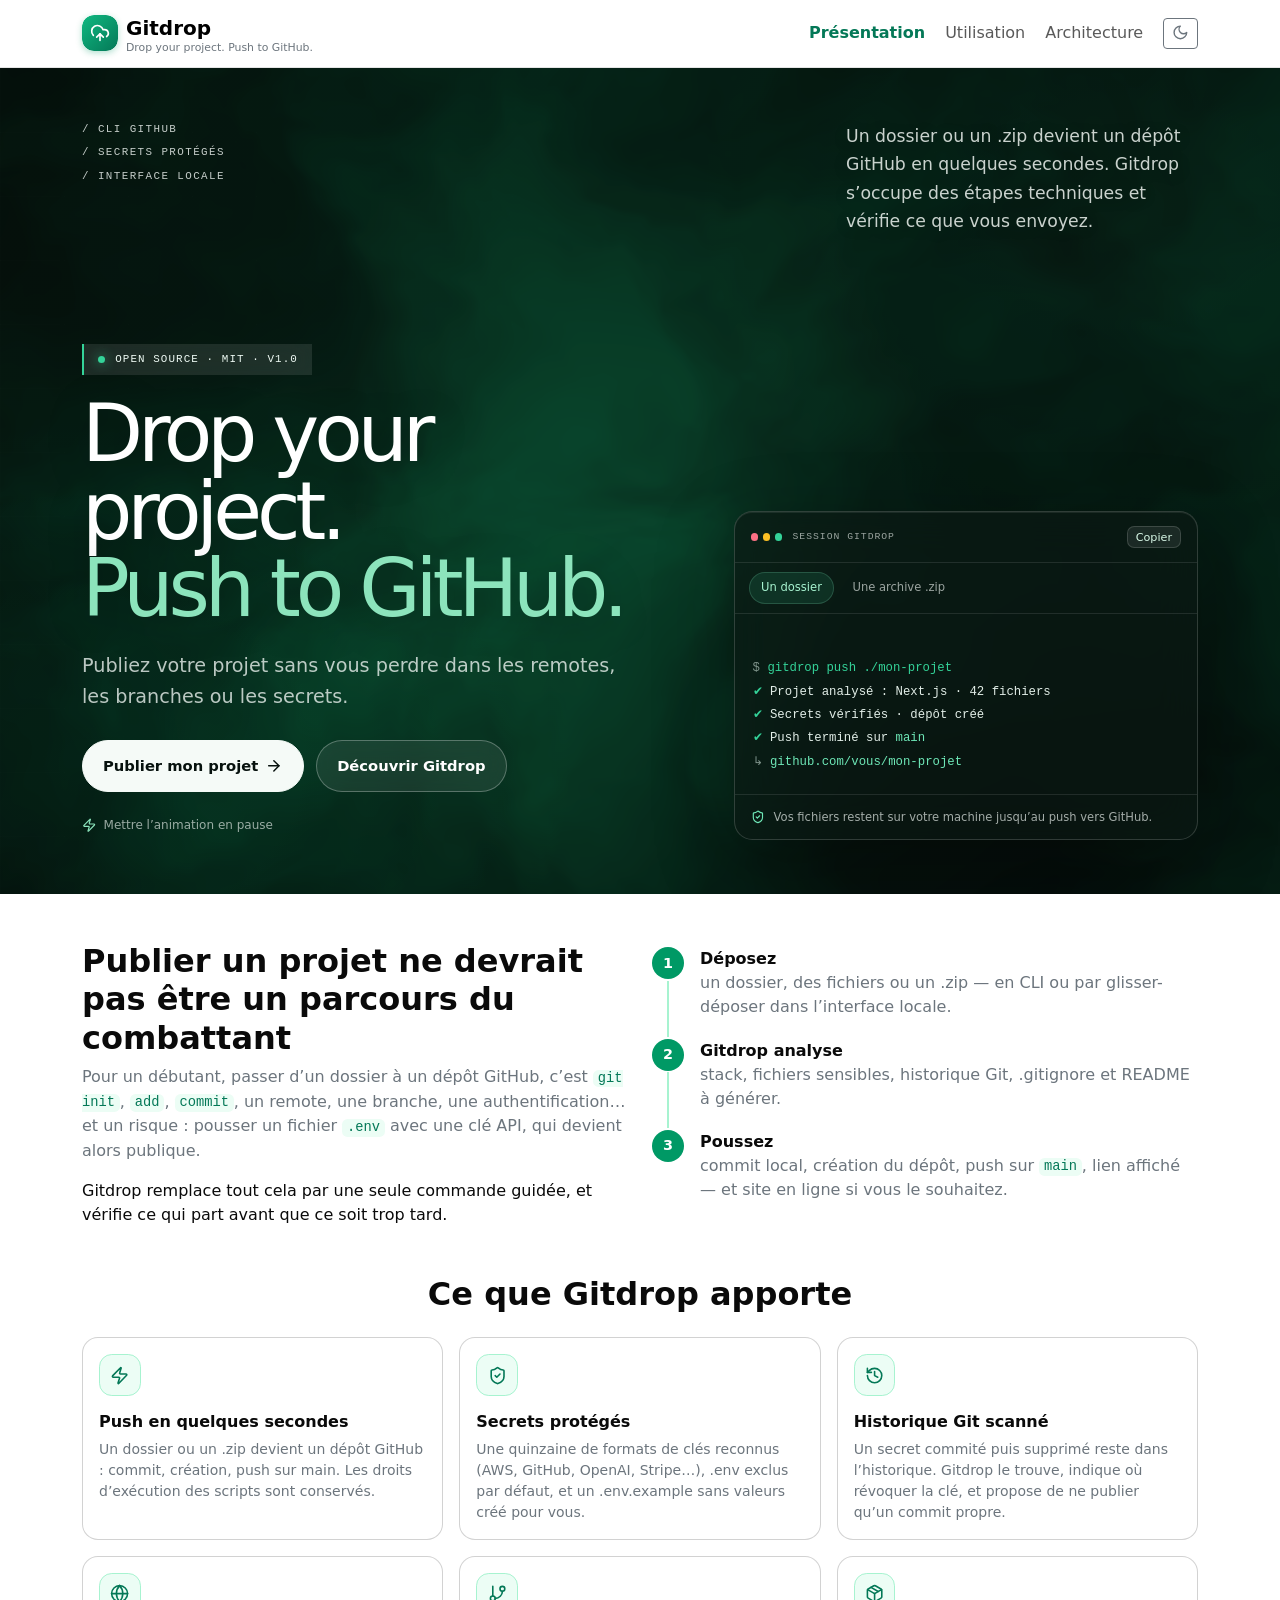
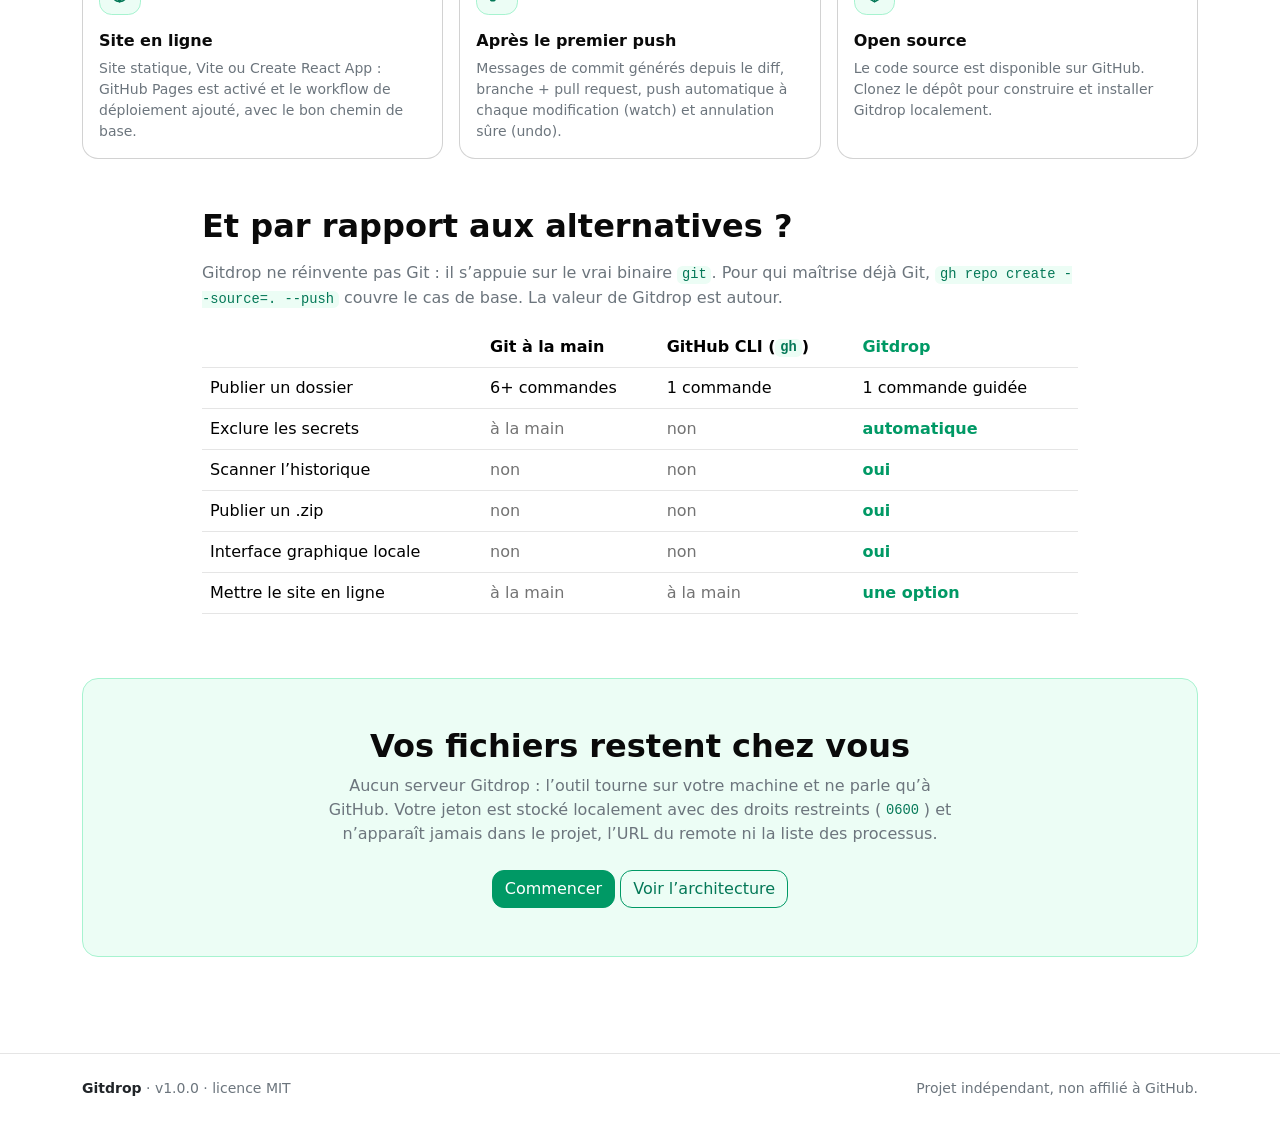
<file: index.html>
<!doctype html>
<html lang="fr">
<head><meta charset="utf-8"><meta name="viewport" content="width=device-width,initial-scale=1,viewport-fit=cover">
<title>Présentation — Gitdrop</title><meta name="description" content="Gitdrop : poussez un dossier ou un .zip sur GitHub en quelques secondes, sans pousser vos secrets.">
<link rel="icon" type="image/svg+xml" href="assets/logo.svg">
<script>try{var t=localStorage.getItem('gd-theme')}catch(e){}document.documentElement.dataset.bsTheme=t||(matchMedia('(prefers-color-scheme: dark)').matches?'dark':'light')</script>
<link rel="stylesheet" href="assets/vendor/bootstrap.min.css"><link rel="stylesheet" href="assets/css/gitdrop-docs.css"></head>

<body data-current="presentation">
<svg xmlns="http://www.w3.org/2000/svg" style="display:none" aria-hidden="true"><symbol id="i-cloud-upload" viewBox="0 0 24 24" fill="none" stroke="currentColor" stroke-width="2" stroke-linecap="round" stroke-linejoin="round"><path d="M12 13v8"/><path d="M4 14.899A7 7 0 1 1 15.71 8h1.79a4.5 4.5 0 0 1 2.5 8.242"/><path d="m8 17 4-4 4 4"/></symbol><symbol id="i-terminal" viewBox="0 0 24 24" fill="none" stroke="currentColor" stroke-width="2" stroke-linecap="round" stroke-linejoin="round"><path d="M12 19h8"/><path d="m4 17 6-6-6-6"/></symbol><symbol id="i-shield-check" viewBox="0 0 24 24" fill="none" stroke="currentColor" stroke-width="2" stroke-linecap="round" stroke-linejoin="round"><path d="M20 13c0 5-3.5 7.5-7.66 8.95a1 1 0 0 1-.67-.01C7.5 20.5 4 18 4 13V6a1 1 0 0 1 1-1c2 0 4.5-1.2 6.24-2.72a1.17 1.17 0 0 1 1.52 0C14.51 3.81 17 5 19 5a1 1 0 0 1 1 1z"/><path d="m9 12 2 2 4-4"/></symbol><symbol id="i-globe" viewBox="0 0 24 24" fill="none" stroke="currentColor" stroke-width="2" stroke-linecap="round" stroke-linejoin="round"><circle cx="12" cy="12" r="10"/><path d="M12 2a14.5 14.5 0 0 0 0 20 14.5 14.5 0 0 0 0-20"/><path d="M2 12h20"/></symbol><symbol id="i-git-branch" viewBox="0 0 24 24" fill="none" stroke="currentColor" stroke-width="2" stroke-linecap="round" stroke-linejoin="round"><line x1="6" x2="6" y1="3" y2="15"/><circle cx="18" cy="6" r="3"/><circle cx="6" cy="18" r="3"/><path d="M18 9a9 9 0 0 1-9 9"/></symbol><symbol id="i-history" viewBox="0 0 24 24" fill="none" stroke="currentColor" stroke-width="2" stroke-linecap="round" stroke-linejoin="round"><path d="M3 12a9 9 0 1 0 9-9 9.75 9.75 0 0 0-6.74 2.74L3 8"/><path d="M3 3v5h5"/><path d="M12 7v5l4 2"/></symbol><symbol id="i-package" viewBox="0 0 24 24" fill="none" stroke="currentColor" stroke-width="2" stroke-linecap="round" stroke-linejoin="round"><path d="M11 21.73a2 2 0 0 0 2 0l7-4A2 2 0 0 0 21 16V8a2 2 0 0 0-1-1.73l-7-4a2 2 0 0 0-2 0l-7 4A2 2 0 0 0 3 8v8a2 2 0 0 0 1 1.73z"/><path d="M12 22V12"/><polyline points="3.29 7 12 12 20.71 7"/><path d="m7.5 4.27 9 5.15"/></symbol><symbol id="i-cpu" viewBox="0 0 24 24" fill="none" stroke="currentColor" stroke-width="2" stroke-linecap="round" stroke-linejoin="round"><path d="M12 20v2"/><path d="M12 2v2"/><path d="M17 20v2"/><path d="M17 2v2"/><path d="M2 12h2"/><path d="M2 17h2"/><path d="M2 7h2"/><path d="M20 12h2"/><path d="M20 17h2"/><path d="M20 7h2"/><path d="M7 20v2"/><path d="M7 2v2"/><rect x="4" y="4" width="16" height="16" rx="2"/><rect x="8" y="8" width="8" height="8" rx="1"/></symbol><symbol id="i-lock" viewBox="0 0 24 24" fill="none" stroke="currentColor" stroke-width="2" stroke-linecap="round" stroke-linejoin="round"><rect width="18" height="11" x="3" y="11" rx="2" ry="2"/><path d="M7 11V7a5 5 0 0 1 10 0v4"/></symbol><symbol id="i-check" viewBox="0 0 24 24" fill="none" stroke="currentColor" stroke-width="2" stroke-linecap="round" stroke-linejoin="round"><path d="M20 6 9 17l-5-5"/></symbol><symbol id="i-x" viewBox="0 0 24 24" fill="none" stroke="currentColor" stroke-width="2" stroke-linecap="round" stroke-linejoin="round"><path d="M18 6 6 18"/><path d="m6 6 12 12"/></symbol><symbol id="i-copy" viewBox="0 0 24 24" fill="none" stroke="currentColor" stroke-width="2" stroke-linecap="round" stroke-linejoin="round"><rect width="14" height="14" x="8" y="8" rx="2" ry="2"/><path d="M4 16c-1.1 0-2-.9-2-2V4c0-1.1.9-2 2-2h10c1.1 0 2 .9 2 2"/></symbol><symbol id="i-arrow-right" viewBox="0 0 24 24" fill="none" stroke="currentColor" stroke-width="2" stroke-linecap="round" stroke-linejoin="round"><path d="M5 12h14"/><path d="m12 5 7 7-7 7"/></symbol><symbol id="i-key-round" viewBox="0 0 24 24" fill="none" stroke="currentColor" stroke-width="2" stroke-linecap="round" stroke-linejoin="round"><path d="M2.586 17.414A2 2 0 0 0 2 18.828V21a1 1 0 0 0 1 1h3a1 1 0 0 0 1-1v-1a1 1 0 0 1 1-1h1a1 1 0 0 0 1-1v-1a1 1 0 0 1 1-1h.172a2 2 0 0 0 1.414-.586l.814-.814a6.5 6.5 0 1 0-4-4z"/><circle cx="16.5" cy="7.5" r=".5" fill="currentColor"/></symbol><symbol id="i-folder-open" viewBox="0 0 24 24" fill="none" stroke="currentColor" stroke-width="2" stroke-linecap="round" stroke-linejoin="round"><path d="m6 14 1.5-2.9A2 2 0 0 1 9.24 10H20a2 2 0 0 1 1.94 2.5l-1.54 6a2 2 0 0 1-1.95 1.5H4a2 2 0 0 1-2-2V5a2 2 0 0 1 2-2h3.9a2 2 0 0 1 1.69.9l.81 1.2a2 2 0 0 0 1.67.9H18a2 2 0 0 1 2 2v2"/></symbol><symbol id="i-layers" viewBox="0 0 24 24" fill="none" stroke="currentColor" stroke-width="2" stroke-linecap="round" stroke-linejoin="round"><path d="M12.83 2.18a2 2 0 0 0-1.66 0L2.6 6.08a1 1 0 0 0 0 1.83l8.58 3.91a2 2 0 0 0 1.66 0l8.58-3.9a1 1 0 0 0 0-1.83z"/><path d="M2 12a1 1 0 0 0 .58.91l8.6 3.91a2 2 0 0 0 1.65 0l8.58-3.9A1 1 0 0 0 22 12"/><path d="M2 17a1 1 0 0 0 .58.91l8.6 3.91a2 2 0 0 0 1.65 0l8.58-3.9A1 1 0 0 0 22 17"/></symbol><symbol id="i-server" viewBox="0 0 24 24" fill="none" stroke="currentColor" stroke-width="2" stroke-linecap="round" stroke-linejoin="round"><rect width="20" height="8" x="2" y="2" rx="2" ry="2"/><rect width="20" height="8" x="2" y="14" rx="2" ry="2"/><line x1="6" x2="6.01" y1="6" y2="6"/><line x1="6" x2="6.01" y1="18" y2="18"/></symbol><symbol id="i-rocket" viewBox="0 0 24 24" fill="none" stroke="currentColor" stroke-width="2" stroke-linecap="round" stroke-linejoin="round"><path d="M4.5 16.5c-1.5 1.26-2 5-2 5s3.74-.5 5-2c.71-.84.7-2.13-.09-2.91a2.18 2.18 0 0 0-2.91-.09z"/><path d="m12 15-3-3a22 22 0 0 1 2-3.95A12.88 12.88 0 0 1 22 2c0 2.72-.78 7.5-6 11a22.35 22.35 0 0 1-4 2z"/><path d="M9 12H4s.55-3.03 2-4c1.62-1.08 5 0 5 0"/><path d="M12 15v5s3.03-.55 4-2c1.08-1.62 0-5 0-5"/></symbol><symbol id="i-sun" viewBox="0 0 24 24" fill="none" stroke="currentColor" stroke-width="2" stroke-linecap="round" stroke-linejoin="round"><circle cx="12" cy="12" r="4"/><path d="M12 2v2"/><path d="M12 20v2"/><path d="m4.93 4.93 1.41 1.41"/><path d="m17.66 17.66 1.41 1.41"/><path d="M2 12h2"/><path d="M20 12h2"/><path d="m6.34 17.66-1.41 1.41"/><path d="m19.07 4.93-1.41 1.41"/></symbol><symbol id="i-moon" viewBox="0 0 24 24" fill="none" stroke="currentColor" stroke-width="2" stroke-linecap="round" stroke-linejoin="round"><path d="M12 3a6 6 0 0 0 9 9 9 9 0 1 1-9-9Z"/></symbol><symbol id="i-github" viewBox="0 0 24 24" fill="none" stroke="currentColor" stroke-width="2" stroke-linecap="round" stroke-linejoin="round"><path d="M15 22v-4a4.8 4.8 0 0 0-1-3.5c3 0 6-2 6-5.5.08-1.25-.27-2.48-1-3.5.28-1.15.28-2.35 0-3.5 0 0-1 0-3 1.5-2.64-.5-5.36-.5-8 0C6 2 5 2 5 2c-.3 1.15-.3 2.35 0 3.5A5.403 5.403 0 0 0 4 9c0 3.5 3 5.5 6 5.5-.39.49-.68 1.05-.85 1.65-.17.6-.22 1.23-.15 1.85v4"/><path d="M9 18c-4.51 2-5-2-7-2"/></symbol><symbol id="i-workflow" viewBox="0 0 24 24" fill="none" stroke="currentColor" stroke-width="2" stroke-linecap="round" stroke-linejoin="round"><rect width="8" height="8" x="3" y="3" rx="2"/><path d="M7 11v4a2 2 0 0 0 2 2h4"/><rect width="8" height="8" x="13" y="13" rx="2"/></symbol><symbol id="i-zap" viewBox="0 0 24 24" fill="none" stroke="currentColor" stroke-width="2" stroke-linecap="round" stroke-linejoin="round"><path d="M4 14a1 1 0 0 1-.78-1.63l9.9-10.2a.5.5 0 0 1 .86.46l-1.92 6.02A1 1 0 0 0 13 10h7a1 1 0 0 1 .78 1.63l-9.9 10.2a.5.5 0 0 1-.86-.46l1.92-6.02A1 1 0 0 0 11 14z"/></symbol><symbol id="i-monitor" viewBox="0 0 24 24" fill="none" stroke="currentColor" stroke-width="2" stroke-linecap="round" stroke-linejoin="round"><rect width="20" height="14" x="2" y="3" rx="2"/><line x1="8" x2="16" y1="21" y2="21"/><line x1="12" x2="12" y1="17" y2="21"/></symbol><symbol id="i-triangle-alert" viewBox="0 0 24 24" fill="none" stroke="currentColor" stroke-width="2" stroke-linecap="round" stroke-linejoin="round"><path d="m21.73 18-8-14a2 2 0 0 0-3.48 0l-8 14A2 2 0 0 0 4 21h16a2 2 0 0 0 1.73-3"/><path d="M12 9v4"/><path d="M12 17h.01"/></symbol><symbol id="i-file-check" viewBox="0 0 24 24" fill="none" stroke="currentColor" stroke-width="2" stroke-linecap="round" stroke-linejoin="round"><path d="M15 2H6a2 2 0 0 0-2 2v16a2 2 0 0 0 2 2h12a2 2 0 0 0 2-2V7Z"/><path d="M14 2v4a2 2 0 0 0 2 2h4"/><path d="m9 15 2 2 4-4"/></symbol></svg>
<nav class="navbar navbar-expand-md sticky-top border-bottom"><div class="container">
<a class="navbar-brand d-flex align-items-center gap-2 fw-bold" href="index.html"><img src="assets/logo.svg" class="brand-logo" alt=""><span>Gitdrop<small class="d-block fw-normal text-secondary" style="font-size:.68rem;line-height:1">Drop your project. Push to GitHub.</small></span></a>
<button class="navbar-toggler" data-bs-toggle="collapse" data-bs-target="#nv" aria-label="Menu"><span class="navbar-toggler-icon"></span></button>
<div class="collapse navbar-collapse" id="nv"><ul class="navbar-nav ms-auto align-items-md-center gap-md-1">
<li><a class="nav-link" data-nav="presentation" href="index.html">Présentation</a></li>
<li><a class="nav-link" data-nav="utilisation" href="utilisation.html">Utilisation</a></li>
<li><a class="nav-link" data-nav="architecture" href="architecture.html">Architecture</a></li>
<li><button class="btn btn-sm btn-outline-secondary ms-md-2" data-theme-toggle aria-label="Changer de thème"><svg class="ico i-moon"><use href="#i-moon"/></svg><svg class="ico i-sun"><use href="#i-sun"/></svg></button></li>
</ul></div></div></nav>

<main>
<section class="hero hero-showcase" aria-labelledby="hero-title" data-hero>
<canvas class="hero-shader" data-hero-shader aria-hidden="true"></canvas>
<div class="container hero-shell">
<div class="hero-top">
<div class="hero-signals" aria-label="Fonctionnalités Gitdrop">
<span>/ CLI GITHUB</span>
<span>/ SECRETS PROTÉGÉS</span>
<span>/ INTERFACE LOCALE</span>
</div>
<p class="hero-intro">Un dossier ou un .zip devient un dépôt GitHub en quelques secondes. Gitdrop s’occupe des étapes techniques et vérifie ce que vous envoyez.</p>
</div>
<div class="hero-bottom">
<div class="hero-copy">
<span class="hero-badge"><span aria-hidden="true"></span> Open source · MIT · v1.0</span>
<h1 id="hero-title">Drop your project.<br><span>Push to GitHub.</span></h1>
<p class="hero-description">Publiez votre projet sans vous perdre dans les remotes, les branches ou les secrets.</p>
<div class="hero-actions">
<a class="btn hero-btn-primary" href="utilisation.html">Publier mon projet <svg class="ico"><use href="#i-arrow-right"/></svg></a>
<a class="btn hero-btn-secondary" href="architecture.html">Découvrir Gitdrop</a>
</div>
<button class="hero-motion-toggle" type="button" data-motion-toggle aria-pressed="false">
<svg class="ico" aria-hidden="true"><use href="#i-zap"/></svg>
<span data-motion-label>Mettre l’animation en pause</span>
</button>
</div>
<div class="hero-terminal" data-tilt>
<div class="hero-terminal-head"><div class="hero-terminal-dots" aria-hidden="true"><span></span><span></span><span></span></div><span>SESSION GITDROP</span><button class="copy" type="button" data-copy="gitdrop push ./mon-projet" aria-label="Copier la commande affichée">Copier</button></div>
<div class="hero-terminal-tabs" role="tablist" aria-label="Choisir le type de projet">
<button class="hero-terminal-tab is-active" id="tab-folder" type="button" role="tab" aria-selected="true" aria-controls="panel-folder" data-command-tab="folder">Un dossier</button>
<button class="hero-terminal-tab" id="tab-archive" type="button" role="tab" aria-selected="false" aria-controls="panel-archive" data-command-tab="archive" tabindex="-1">Une archive .zip</button>
</div>
<div class="term hero-terminal-panel" id="panel-folder" role="tabpanel" aria-labelledby="tab-folder" data-command-panel="folder" data-copy="gitdrop push ./mon-projet">
<span class="d">$</span> <span class="p">gitdrop push ./mon-projet</span>
<span class="p">✔</span> Projet analysé : Next.js · 42 fichiers
<span class="p">✔</span> Secrets vérifiés · dépôt créé
<span class="p">✔</span> Push terminé sur <span class="u">main</span>
<span class="d">↳</span> <span class="u">github.com/vous/mon-projet</span></div>
<div class="term hero-terminal-panel" id="panel-archive" role="tabpanel" aria-labelledby="tab-archive" data-command-panel="archive" data-copy="gitdrop push ./mon-site.zip" hidden>
<span class="d">$</span> <span class="p">gitdrop push ./mon-site.zip</span>
<span class="p">✔</span> Archive extraite · contenu vérifié
<span class="p">✔</span> Fichiers sensibles écartés
<span class="p">✔</span> Push terminé sur <span class="u">main</span>
<span class="d">↳</span> <span class="u">github.com/vous/mon-site</span></div>
<div class="hero-terminal-foot"><svg class="ico"><use href="#i-shield-check"/></svg><span>Vos fichiers restent sur votre machine jusqu’au push vers GitHub.</span></div>
</div>
</div>
</div></section>

<section class="container py-5"><div class="row g-4 align-items-center">
<div class="col-lg-6"><h2 class="fw-bold">Publier un projet ne devrait pas être un parcours du combattant</h2>
<p class="text-secondary">Pour un débutant, passer d’un dossier à un dépôt GitHub, c’est <code>git init</code>, <code>add</code>, <code>commit</code>, un remote, une branche, une authentification… et un risque : pousser un fichier <code>.env</code> avec une clé API, qui devient alors publique.</p>
<p class="mb-0">Gitdrop remplace tout cela par une seule commande guidée, et vérifie ce qui part avant que ce soit trop tard.</p></div>
<div class="col-lg-6"><div class="steps">
<div class="step" data-reveal><strong>Déposez</strong><br><span class="text-secondary">un dossier, des fichiers ou un .zip — en CLI ou par glisser-déposer dans l’interface locale.</span></div>
<div class="step" data-reveal><strong>Gitdrop analyse</strong><br><span class="text-secondary">stack, fichiers sensibles, historique Git, .gitignore et README à générer.</span></div>
<div class="step" data-reveal><strong>Poussez</strong><br><span class="text-secondary">commit local, création du dépôt, push sur <code>main</code>, lien affiché — et site en ligne si vous le souhaitez.</span></div></div></div>
</div></section>

<section class="container pb-5"><h2 class="fw-bold text-center mb-4">Ce que Gitdrop apporte</h2>
<div class="row g-3 row-cols-1 row-cols-md-2 row-cols-lg-3">
<div class="col"><div class="card hv h-100 p-3 feature-card" data-reveal data-tilt><div class="ico-box mb-3"><svg class="ico"><use href="#i-zap"/></svg></div><h3 class="h6 fw-bold">Push en quelques secondes</h3><p class="small text-secondary mb-0">Un dossier ou un .zip devient un dépôt GitHub : commit, création, push sur main. Les droits d’exécution des scripts sont conservés.</p></div></div>
<div class="col"><div class="card hv h-100 p-3 feature-card" data-reveal data-tilt><div class="ico-box mb-3"><svg class="ico"><use href="#i-shield-check"/></svg></div><h3 class="h6 fw-bold">Secrets protégés</h3><p class="small text-secondary mb-0">Une quinzaine de formats de clés reconnus (AWS, GitHub, OpenAI, Stripe…), .env exclus par défaut, et un .env.example sans valeurs créé pour vous.</p></div></div>
<div class="col"><div class="card hv h-100 p-3 feature-card" data-reveal data-tilt><div class="ico-box mb-3"><svg class="ico"><use href="#i-history"/></svg></div><h3 class="h6 fw-bold">Historique Git scanné</h3><p class="small text-secondary mb-0">Un secret commité puis supprimé reste dans l’historique. Gitdrop le trouve, indique où révoquer la clé, et propose de ne publier qu’un commit propre.</p></div></div>
<div class="col"><div class="card hv h-100 p-3 feature-card" data-reveal data-tilt><div class="ico-box mb-3"><svg class="ico"><use href="#i-globe"/></svg></div><h3 class="h6 fw-bold">Site en ligne</h3><p class="small text-secondary mb-0">Site statique, Vite ou Create React App : GitHub Pages est activé et le workflow de déploiement ajouté, avec le bon chemin de base.</p></div></div>
<div class="col"><div class="card hv h-100 p-3 feature-card" data-reveal data-tilt><div class="ico-box mb-3"><svg class="ico"><use href="#i-git-branch"/></svg></div><h3 class="h6 fw-bold">Après le premier push</h3><p class="small text-secondary mb-0">Messages de commit générés depuis le diff, branche + pull request, push automatique à chaque modification (watch) et annulation sûre (undo).</p></div></div>
<div class="col"><div class="card hv h-100 p-3 feature-card" data-reveal data-tilt><div class="ico-box mb-3"><svg class="ico"><use href="#i-package"/></svg></div><h3 class="h6 fw-bold">Open source</h3><p class="small text-secondary mb-0">Le code source est disponible sur GitHub. Clonez le dépôt pour construire et installer Gitdrop localement.</p></div></div>
</div></section>

<section class="container pb-5" style="max-width:900px"><h2 class="fw-bold mb-3">Et par rapport aux alternatives ?</h2>
<p class="text-secondary">Gitdrop ne réinvente pas Git : il s’appuie sur le vrai binaire <code>git</code>. Pour qui maîtrise déjà Git, <code>gh repo create --source=. --push</code> couvre le cas de base. La valeur de Gitdrop est autour.</p>
<div class="table-responsive"><table class="table align-middle"><thead><tr><th></th><th>Git à la main</th><th>GitHub CLI (<code>gh</code>)</th><th class="text-primary">Gitdrop</th></tr></thead><tbody>
<tr><td>Publier un dossier</td><td>6+ commandes</td><td>1 commande</td><td>1 commande guidée</td></tr>
<tr><td>Exclure les secrets</td><td class="no">à la main</td><td class="no">non</td><td class="ok fw-semibold">automatique</td></tr>
<tr><td>Scanner l’historique</td><td class="no">non</td><td class="no">non</td><td class="ok fw-semibold">oui</td></tr>
<tr><td>Publier un .zip</td><td class="no">non</td><td class="no">non</td><td class="ok fw-semibold">oui</td></tr>
<tr><td>Interface graphique locale</td><td class="no">non</td><td class="no">non</td><td class="ok fw-semibold">oui</td></tr>
<tr><td>Mettre le site en ligne</td><td class="no">à la main</td><td class="no">à la main</td><td class="ok fw-semibold">une option</td></tr></tbody></table></div></section>

<section class="container pb-5"><div class="card p-4 p-md-5 text-center" data-reveal style="background:var(--gd-soft);border-color:var(--gd-line)">
<h2 class="fw-bold">Vos fichiers restent chez vous</h2>
<p class="text-secondary mx-auto mb-4" style="max-width:640px">Aucun serveur Gitdrop : l’outil tourne sur votre machine et ne parle qu’à GitHub. Votre jeton est stocké localement avec des droits restreints (<code>0600</code>) et n’apparaît jamais dans le projet, l’URL du remote ni la liste des processus.</p>
<div><a class="btn btn-primary" href="utilisation.html">Commencer</a> <a class="btn btn-outline-primary" href="architecture.html">Voir l’architecture</a></div></div></section>

</main>
<footer class="border-top py-4 mt-5"><div class="container d-flex flex-wrap justify-content-between gap-2 small text-secondary">
<span><strong class="text-body">Gitdrop</strong> · v1.0.0 · licence MIT</span>
<span>Projet indépendant, non affilié à GitHub.</span></div></footer>

<script src="assets/vendor/bootstrap.bundle.min.js"></script>
<script src="assets/js/site.js"></script>
</body>
</html>
</file>
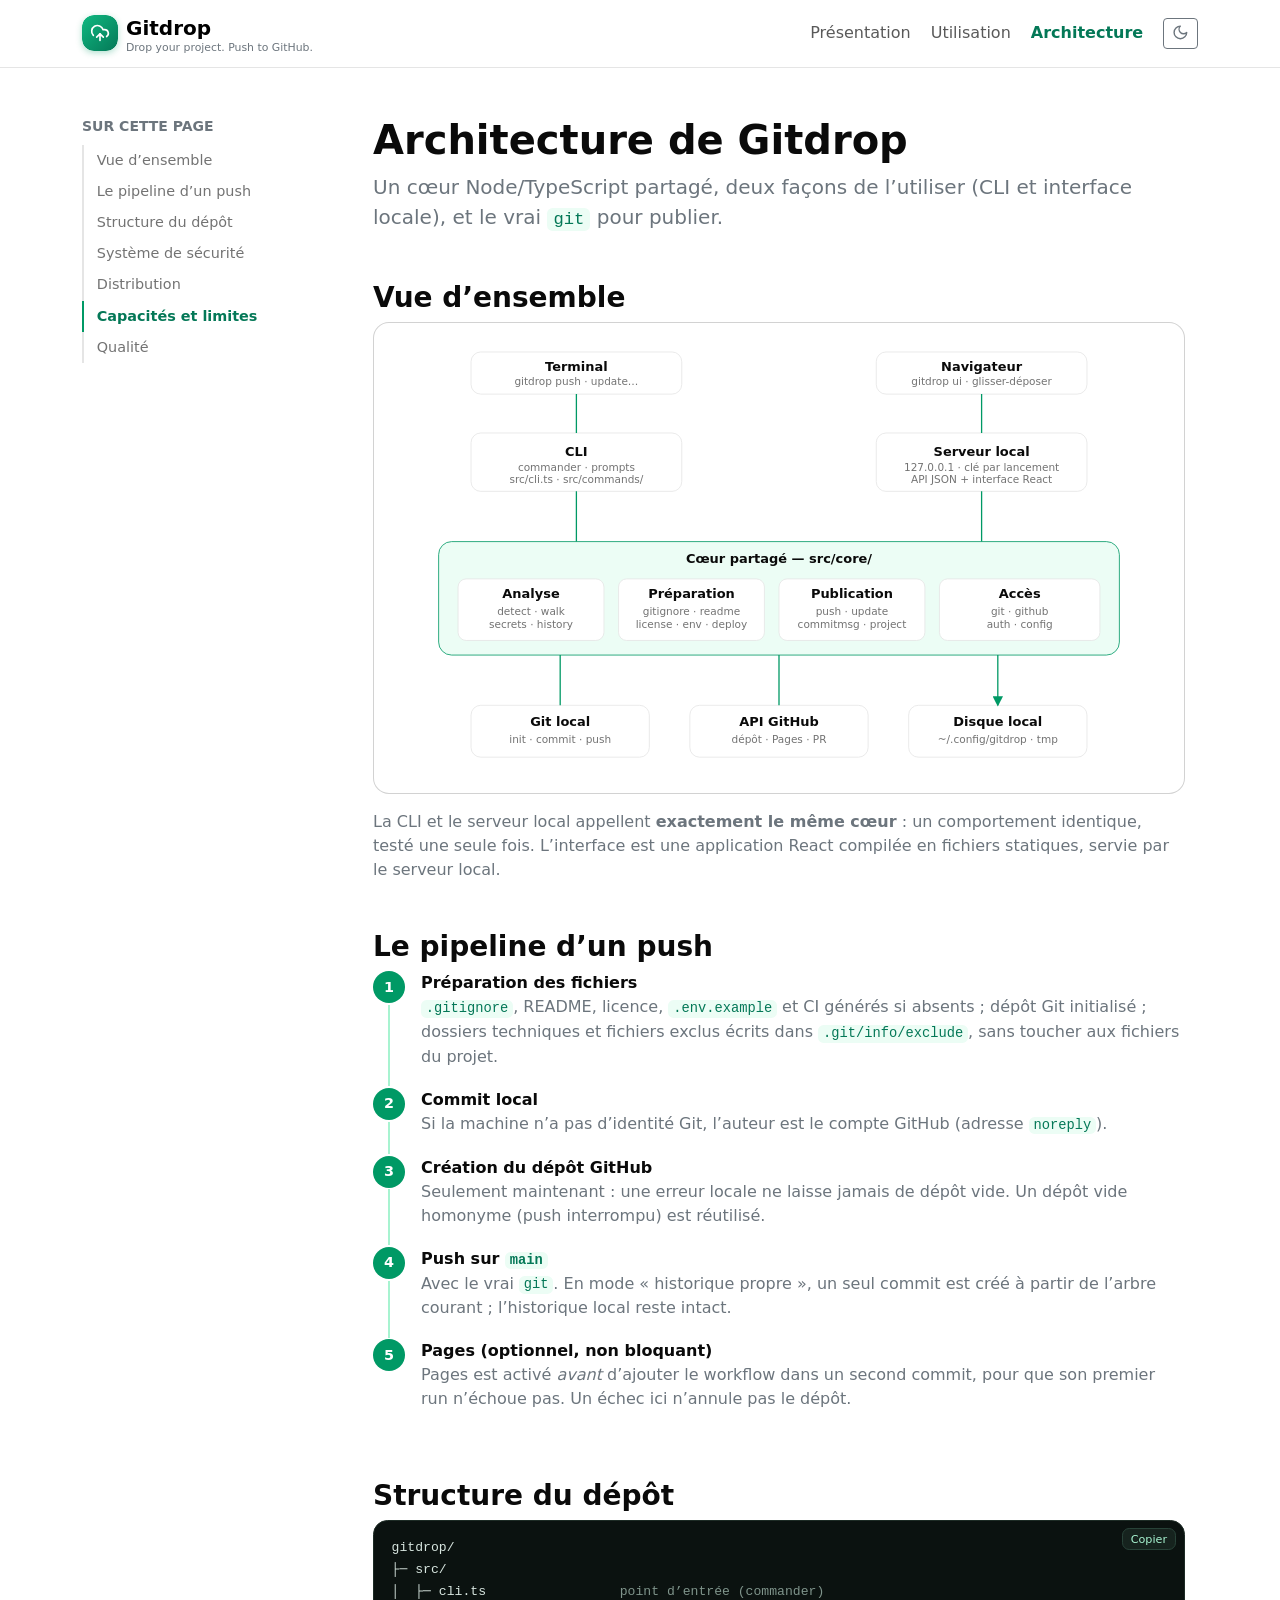
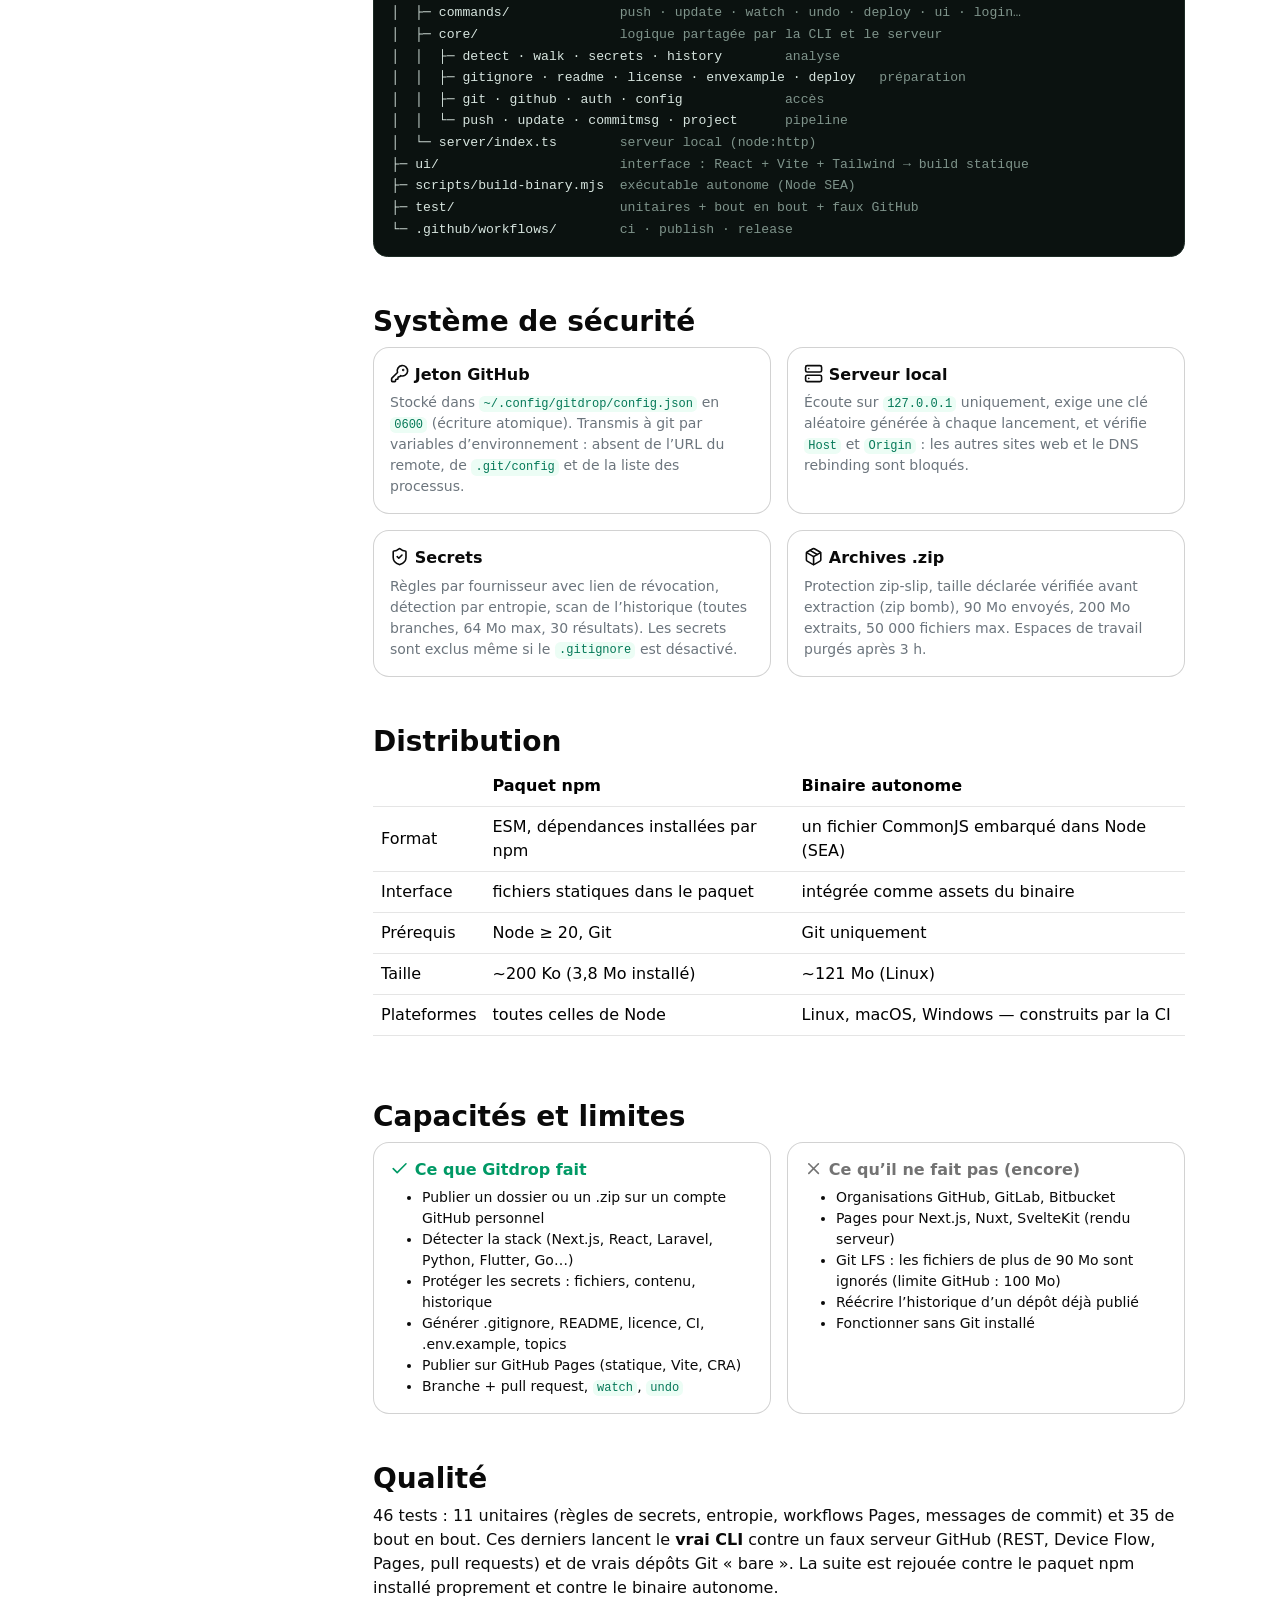
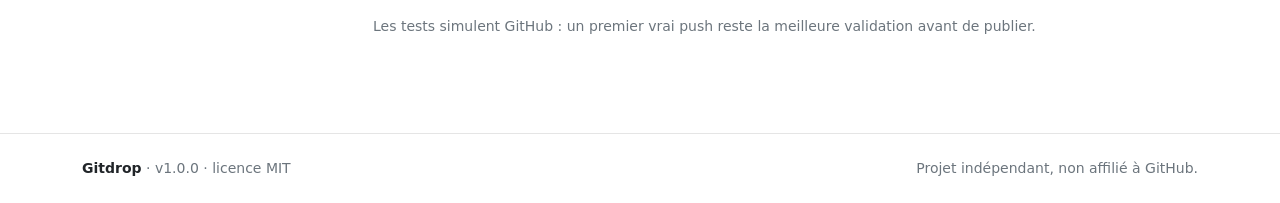
<file: architecture.html>
<!doctype html>
<html lang="fr">
<head><meta charset="utf-8"><meta name="viewport" content="width=device-width,initial-scale=1,viewport-fit=cover">
<title>Architecture — Gitdrop</title><meta name="description" content="Gitdrop : poussez un dossier ou un .zip sur GitHub en quelques secondes, sans pousser vos secrets.">
<link rel="icon" type="image/svg+xml" href="assets/logo.svg">
<script>try{var t=localStorage.getItem('gd-theme')}catch(e){}document.documentElement.dataset.bsTheme=t||(matchMedia('(prefers-color-scheme: dark)').matches?'dark':'light')</script>
<link rel="stylesheet" href="assets/vendor/bootstrap.min.css"><link rel="stylesheet" href="assets/css/gitdrop-docs.css"></head>

<body data-current="architecture">
<svg xmlns="http://www.w3.org/2000/svg" style="display:none" aria-hidden="true"><symbol id="i-cloud-upload" viewBox="0 0 24 24" fill="none" stroke="currentColor" stroke-width="2" stroke-linecap="round" stroke-linejoin="round"><path d="M12 13v8"/><path d="M4 14.899A7 7 0 1 1 15.71 8h1.79a4.5 4.5 0 0 1 2.5 8.242"/><path d="m8 17 4-4 4 4"/></symbol><symbol id="i-terminal" viewBox="0 0 24 24" fill="none" stroke="currentColor" stroke-width="2" stroke-linecap="round" stroke-linejoin="round"><path d="M12 19h8"/><path d="m4 17 6-6-6-6"/></symbol><symbol id="i-shield-check" viewBox="0 0 24 24" fill="none" stroke="currentColor" stroke-width="2" stroke-linecap="round" stroke-linejoin="round"><path d="M20 13c0 5-3.5 7.5-7.66 8.95a1 1 0 0 1-.67-.01C7.5 20.5 4 18 4 13V6a1 1 0 0 1 1-1c2 0 4.5-1.2 6.24-2.72a1.17 1.17 0 0 1 1.52 0C14.51 3.81 17 5 19 5a1 1 0 0 1 1 1z"/><path d="m9 12 2 2 4-4"/></symbol><symbol id="i-globe" viewBox="0 0 24 24" fill="none" stroke="currentColor" stroke-width="2" stroke-linecap="round" stroke-linejoin="round"><circle cx="12" cy="12" r="10"/><path d="M12 2a14.5 14.5 0 0 0 0 20 14.5 14.5 0 0 0 0-20"/><path d="M2 12h20"/></symbol><symbol id="i-git-branch" viewBox="0 0 24 24" fill="none" stroke="currentColor" stroke-width="2" stroke-linecap="round" stroke-linejoin="round"><line x1="6" x2="6" y1="3" y2="15"/><circle cx="18" cy="6" r="3"/><circle cx="6" cy="18" r="3"/><path d="M18 9a9 9 0 0 1-9 9"/></symbol><symbol id="i-history" viewBox="0 0 24 24" fill="none" stroke="currentColor" stroke-width="2" stroke-linecap="round" stroke-linejoin="round"><path d="M3 12a9 9 0 1 0 9-9 9.75 9.75 0 0 0-6.74 2.74L3 8"/><path d="M3 3v5h5"/><path d="M12 7v5l4 2"/></symbol><symbol id="i-package" viewBox="0 0 24 24" fill="none" stroke="currentColor" stroke-width="2" stroke-linecap="round" stroke-linejoin="round"><path d="M11 21.73a2 2 0 0 0 2 0l7-4A2 2 0 0 0 21 16V8a2 2 0 0 0-1-1.73l-7-4a2 2 0 0 0-2 0l-7 4A2 2 0 0 0 3 8v8a2 2 0 0 0 1 1.73z"/><path d="M12 22V12"/><polyline points="3.29 7 12 12 20.71 7"/><path d="m7.5 4.27 9 5.15"/></symbol><symbol id="i-cpu" viewBox="0 0 24 24" fill="none" stroke="currentColor" stroke-width="2" stroke-linecap="round" stroke-linejoin="round"><path d="M12 20v2"/><path d="M12 2v2"/><path d="M17 20v2"/><path d="M17 2v2"/><path d="M2 12h2"/><path d="M2 17h2"/><path d="M2 7h2"/><path d="M20 12h2"/><path d="M20 17h2"/><path d="M20 7h2"/><path d="M7 20v2"/><path d="M7 2v2"/><rect x="4" y="4" width="16" height="16" rx="2"/><rect x="8" y="8" width="8" height="8" rx="1"/></symbol><symbol id="i-lock" viewBox="0 0 24 24" fill="none" stroke="currentColor" stroke-width="2" stroke-linecap="round" stroke-linejoin="round"><rect width="18" height="11" x="3" y="11" rx="2" ry="2"/><path d="M7 11V7a5 5 0 0 1 10 0v4"/></symbol><symbol id="i-check" viewBox="0 0 24 24" fill="none" stroke="currentColor" stroke-width="2" stroke-linecap="round" stroke-linejoin="round"><path d="M20 6 9 17l-5-5"/></symbol><symbol id="i-x" viewBox="0 0 24 24" fill="none" stroke="currentColor" stroke-width="2" stroke-linecap="round" stroke-linejoin="round"><path d="M18 6 6 18"/><path d="m6 6 12 12"/></symbol><symbol id="i-copy" viewBox="0 0 24 24" fill="none" stroke="currentColor" stroke-width="2" stroke-linecap="round" stroke-linejoin="round"><rect width="14" height="14" x="8" y="8" rx="2" ry="2"/><path d="M4 16c-1.1 0-2-.9-2-2V4c0-1.1.9-2 2-2h10c1.1 0 2 .9 2 2"/></symbol><symbol id="i-arrow-right" viewBox="0 0 24 24" fill="none" stroke="currentColor" stroke-width="2" stroke-linecap="round" stroke-linejoin="round"><path d="M5 12h14"/><path d="m12 5 7 7-7 7"/></symbol><symbol id="i-key-round" viewBox="0 0 24 24" fill="none" stroke="currentColor" stroke-width="2" stroke-linecap="round" stroke-linejoin="round"><path d="M2.586 17.414A2 2 0 0 0 2 18.828V21a1 1 0 0 0 1 1h3a1 1 0 0 0 1-1v-1a1 1 0 0 1 1-1h1a1 1 0 0 0 1-1v-1a1 1 0 0 1 1-1h.172a2 2 0 0 0 1.414-.586l.814-.814a6.5 6.5 0 1 0-4-4z"/><circle cx="16.5" cy="7.5" r=".5" fill="currentColor"/></symbol><symbol id="i-folder-open" viewBox="0 0 24 24" fill="none" stroke="currentColor" stroke-width="2" stroke-linecap="round" stroke-linejoin="round"><path d="m6 14 1.5-2.9A2 2 0 0 1 9.24 10H20a2 2 0 0 1 1.94 2.5l-1.54 6a2 2 0 0 1-1.95 1.5H4a2 2 0 0 1-2-2V5a2 2 0 0 1 2-2h3.9a2 2 0 0 1 1.69.9l.81 1.2a2 2 0 0 0 1.67.9H18a2 2 0 0 1 2 2v2"/></symbol><symbol id="i-layers" viewBox="0 0 24 24" fill="none" stroke="currentColor" stroke-width="2" stroke-linecap="round" stroke-linejoin="round"><path d="M12.83 2.18a2 2 0 0 0-1.66 0L2.6 6.08a1 1 0 0 0 0 1.83l8.58 3.91a2 2 0 0 0 1.66 0l8.58-3.9a1 1 0 0 0 0-1.83z"/><path d="M2 12a1 1 0 0 0 .58.91l8.6 3.91a2 2 0 0 0 1.65 0l8.58-3.9A1 1 0 0 0 22 12"/><path d="M2 17a1 1 0 0 0 .58.91l8.6 3.91a2 2 0 0 0 1.65 0l8.58-3.9A1 1 0 0 0 22 17"/></symbol><symbol id="i-server" viewBox="0 0 24 24" fill="none" stroke="currentColor" stroke-width="2" stroke-linecap="round" stroke-linejoin="round"><rect width="20" height="8" x="2" y="2" rx="2" ry="2"/><rect width="20" height="8" x="2" y="14" rx="2" ry="2"/><line x1="6" x2="6.01" y1="6" y2="6"/><line x1="6" x2="6.01" y1="18" y2="18"/></symbol><symbol id="i-rocket" viewBox="0 0 24 24" fill="none" stroke="currentColor" stroke-width="2" stroke-linecap="round" stroke-linejoin="round"><path d="M4.5 16.5c-1.5 1.26-2 5-2 5s3.74-.5 5-2c.71-.84.7-2.13-.09-2.91a2.18 2.18 0 0 0-2.91-.09z"/><path d="m12 15-3-3a22 22 0 0 1 2-3.95A12.88 12.88 0 0 1 22 2c0 2.72-.78 7.5-6 11a22.35 22.35 0 0 1-4 2z"/><path d="M9 12H4s.55-3.03 2-4c1.62-1.08 5 0 5 0"/><path d="M12 15v5s3.03-.55 4-2c1.08-1.62 0-5 0-5"/></symbol><symbol id="i-sun" viewBox="0 0 24 24" fill="none" stroke="currentColor" stroke-width="2" stroke-linecap="round" stroke-linejoin="round"><circle cx="12" cy="12" r="4"/><path d="M12 2v2"/><path d="M12 20v2"/><path d="m4.93 4.93 1.41 1.41"/><path d="m17.66 17.66 1.41 1.41"/><path d="M2 12h2"/><path d="M20 12h2"/><path d="m6.34 17.66-1.41 1.41"/><path d="m19.07 4.93-1.41 1.41"/></symbol><symbol id="i-moon" viewBox="0 0 24 24" fill="none" stroke="currentColor" stroke-width="2" stroke-linecap="round" stroke-linejoin="round"><path d="M12 3a6 6 0 0 0 9 9 9 9 0 1 1-9-9Z"/></symbol><symbol id="i-github" viewBox="0 0 24 24" fill="none" stroke="currentColor" stroke-width="2" stroke-linecap="round" stroke-linejoin="round"><path d="M15 22v-4a4.8 4.8 0 0 0-1-3.5c3 0 6-2 6-5.5.08-1.25-.27-2.48-1-3.5.28-1.15.28-2.35 0-3.5 0 0-1 0-3 1.5-2.64-.5-5.36-.5-8 0C6 2 5 2 5 2c-.3 1.15-.3 2.35 0 3.5A5.403 5.403 0 0 0 4 9c0 3.5 3 5.5 6 5.5-.39.49-.68 1.05-.85 1.65-.17.6-.22 1.23-.15 1.85v4"/><path d="M9 18c-4.51 2-5-2-7-2"/></symbol><symbol id="i-workflow" viewBox="0 0 24 24" fill="none" stroke="currentColor" stroke-width="2" stroke-linecap="round" stroke-linejoin="round"><rect width="8" height="8" x="3" y="3" rx="2"/><path d="M7 11v4a2 2 0 0 0 2 2h4"/><rect width="8" height="8" x="13" y="13" rx="2"/></symbol><symbol id="i-zap" viewBox="0 0 24 24" fill="none" stroke="currentColor" stroke-width="2" stroke-linecap="round" stroke-linejoin="round"><path d="M4 14a1 1 0 0 1-.78-1.63l9.9-10.2a.5.5 0 0 1 .86.46l-1.92 6.02A1 1 0 0 0 13 10h7a1 1 0 0 1 .78 1.63l-9.9 10.2a.5.5 0 0 1-.86-.46l1.92-6.02A1 1 0 0 0 11 14z"/></symbol><symbol id="i-monitor" viewBox="0 0 24 24" fill="none" stroke="currentColor" stroke-width="2" stroke-linecap="round" stroke-linejoin="round"><rect width="20" height="14" x="2" y="3" rx="2"/><line x1="8" x2="16" y1="21" y2="21"/><line x1="12" x2="12" y1="17" y2="21"/></symbol><symbol id="i-triangle-alert" viewBox="0 0 24 24" fill="none" stroke="currentColor" stroke-width="2" stroke-linecap="round" stroke-linejoin="round"><path d="m21.73 18-8-14a2 2 0 0 0-3.48 0l-8 14A2 2 0 0 0 4 21h16a2 2 0 0 0 1.73-3"/><path d="M12 9v4"/><path d="M12 17h.01"/></symbol><symbol id="i-file-check" viewBox="0 0 24 24" fill="none" stroke="currentColor" stroke-width="2" stroke-linecap="round" stroke-linejoin="round"><path d="M15 2H6a2 2 0 0 0-2 2v16a2 2 0 0 0 2 2h12a2 2 0 0 0 2-2V7Z"/><path d="M14 2v4a2 2 0 0 0 2 2h4"/><path d="m9 15 2 2 4-4"/></symbol></svg>
<nav class="navbar navbar-expand-md sticky-top border-bottom"><div class="container">
<a class="navbar-brand d-flex align-items-center gap-2 fw-bold" href="index.html"><img src="assets/logo.svg" class="brand-logo" alt=""><span>Gitdrop<small class="d-block fw-normal text-secondary" style="font-size:.68rem;line-height:1">Drop your project. Push to GitHub.</small></span></a>
<button class="navbar-toggler" data-bs-toggle="collapse" data-bs-target="#nv" aria-label="Menu"><span class="navbar-toggler-icon"></span></button>
<div class="collapse navbar-collapse" id="nv"><ul class="navbar-nav ms-auto align-items-md-center gap-md-1">
<li><a class="nav-link" data-nav="presentation" href="index.html">Présentation</a></li>
<li><a class="nav-link" data-nav="utilisation" href="utilisation.html">Utilisation</a></li>
<li><a class="nav-link" data-nav="architecture" href="architecture.html">Architecture</a></li>
<li><button class="btn btn-sm btn-outline-secondary ms-md-2" data-theme-toggle aria-label="Changer de thème"><svg class="ico i-moon"><use href="#i-moon"/></svg><svg class="ico i-sun"><use href="#i-sun"/></svg></button></li>
</ul></div></div></nav>

<main>
<div class="container py-5"><div class="row g-5">
<aside class="col-lg-3 d-none d-lg-block"><nav class="side"><div class="small fw-bold text-uppercase text-secondary mb-2">Sur cette page</div>
<a href="#vue">Vue d’ensemble</a><a href="#pipeline">Le pipeline d’un push</a><a href="#structure">Structure du dépôt</a><a href="#securite">Système de sécurité</a><a href="#distribution">Distribution</a><a href="#capacites">Capacités et limites</a><a href="#qualite">Qualité</a></nav></aside>
<div class="col-lg-9" style="max-width:860px">
<h1 class="fw-bold">Architecture de Gitdrop</h1><p class="lead text-secondary">Un cœur Node/TypeScript partagé, deux façons de l’utiliser (CLI et interface locale), et le vrai <code>git</code> pour publier.</p>

<section id="vue" class="mt-5"><h2 class="h3 fw-bold">Vue d’ensemble</h2>
<div class="card p-3"><svg class="diagram" viewBox="0 0 960 540" role="img" aria-label="Schéma d’architecture : terminal et navigateur, CLI et serveur local, cœur partagé, puis git, API GitHub et disque local">
<defs><marker id="ar" markerWidth="8" markerHeight="8" refX="7" refY="4" orient="auto"><path d="M0 0L8 4L0 8z" fill="var(--gd)"/></marker></defs>
<rect class="d-box" x="100" y="16" width="260" height="52" rx="12"/><text x="230" y="40" text-anchor="middle">Terminal</text><text class="s" x="230" y="57" text-anchor="middle">gitdrop push · update…</text>
<rect class="d-box" x="600" y="16" width="260" height="52" rx="12"/><text x="730" y="40" text-anchor="middle">Navigateur</text><text class="s" x="730" y="57" text-anchor="middle">gitdrop ui · glisser-déposer</text>
<rect class="d-box" x="100" y="116" width="260" height="72" rx="12"/><text x="230" y="144" text-anchor="middle">CLI</text><text class="s" x="230" y="163" text-anchor="middle">commander · prompts</text><text class="s" x="230" y="178" text-anchor="middle">src/cli.ts · src/commands/</text>
<rect class="d-box" x="600" y="116" width="260" height="72" rx="12"/><text x="730" y="144" text-anchor="middle">Serveur local</text><text class="s" x="730" y="163" text-anchor="middle">127.0.0.1 · clé par lancement</text><text class="s" x="730" y="178" text-anchor="middle">API JSON + interface React</text>
<rect class="d-core" x="60" y="250" width="840" height="140" rx="16"/><text x="480" y="276" text-anchor="middle">Cœur partagé — src/core/</text>
<g><rect class="d-box" x="84" y="296" width="180" height="76" rx="10"/><text x="174" y="320" text-anchor="middle">Analyse</text><text class="s" x="174" y="340" text-anchor="middle">detect · walk</text><text class="s" x="174" y="356" text-anchor="middle">secrets · history</text></g>
<g><rect class="d-box" x="282" y="296" width="180" height="76" rx="10"/><text x="372" y="320" text-anchor="middle">Préparation</text><text class="s" x="372" y="340" text-anchor="middle">gitignore · readme</text><text class="s" x="372" y="356" text-anchor="middle">license · env · deploy</text></g>
<g><rect class="d-box" x="480" y="296" width="180" height="76" rx="10"/><text x="570" y="320" text-anchor="middle">Publication</text><text class="s" x="570" y="340" text-anchor="middle">push · update</text><text class="s" x="570" y="356" text-anchor="middle">commitmsg · project</text></g>
<g><rect class="d-box" x="678" y="296" width="198" height="76" rx="10"/><text x="777" y="320" text-anchor="middle">Accès</text><text class="s" x="777" y="340" text-anchor="middle">git · github</text><text class="s" x="777" y="356" text-anchor="middle">auth · config</text></g>
<rect class="d-box" x="100" y="452" width="220" height="64" rx="12"/><text x="210" y="478" text-anchor="middle">Git local</text><text class="s" x="210" y="498" text-anchor="middle">init · commit · push</text>
<rect class="d-box" x="370" y="452" width="220" height="64" rx="12"/><text x="480" y="478" text-anchor="middle">API GitHub</text><text class="s" x="480" y="498" text-anchor="middle">dépôt · Pages · PR</text>
<rect class="d-box" x="640" y="452" width="220" height="64" rx="12"/><text x="750" y="478" text-anchor="middle">Disque local</text><text class="s" x="750" y="498" text-anchor="middle">~/.config/gitdrop · tmp</text>
<path class="d-line" marker-end="url(#ar)" d="M230 68V116M730 68V116M230 188V250M730 188V250M210 390V452M480 390V452M750 390V452"/></svg></div>
<p class="mt-3 text-secondary">La CLI et le serveur local appellent <strong>exactement le même cœur</strong> : un comportement identique, testé une seule fois. L’interface est une application React compilée en fichiers statiques, servie par le serveur local.</p></section>

<section id="pipeline" class="mt-5"><h2 class="h3 fw-bold">Le pipeline d’un push</h2>
<div class="steps">
<div class="step"><strong>Préparation des fichiers</strong><br><span class="text-secondary"><code>.gitignore</code>, README, licence, <code>.env.example</code> et CI générés si absents ; dépôt Git initialisé ; dossiers techniques et fichiers exclus écrits dans <code>.git/info/exclude</code>, sans toucher aux fichiers du projet.</span></div>
<div class="step"><strong>Commit local</strong><br><span class="text-secondary">Si la machine n’a pas d’identité Git, l’auteur est le compte GitHub (adresse <code>noreply</code>).</span></div>
<div class="step"><strong>Création du dépôt GitHub</strong><br><span class="text-secondary">Seulement maintenant : une erreur locale ne laisse jamais de dépôt vide. Un dépôt vide homonyme (push interrompu) est réutilisé.</span></div>
<div class="step"><strong>Push sur <code>main</code></strong><br><span class="text-secondary">Avec le vrai <code>git</code>. En mode « historique propre », un seul commit est créé à partir de l’arbre courant ; l’historique local reste intact.</span></div>
<div class="step"><strong>Pages (optionnel, non bloquant)</strong><br><span class="text-secondary">Pages est activé <em>avant</em> d’ajouter le workflow dans un second commit, pour que son premier run n’échoue pas. Un échec ici n’annule pas le dépôt.</span></div></div></section>

<section id="structure" class="mt-5"><h2 class="h3 fw-bold">Structure du dépôt</h2>
<div class="term"><button class="copy" data-copy="gitdrop/">Copier</button>gitdrop/
├─ src/
│  ├─ cli.ts                 <span class="d">point d’entrée (commander)</span>
│  ├─ commands/              <span class="d">push · update · watch · undo · deploy · ui · login…</span>
│  ├─ core/                  <span class="d">logique partagée par la CLI et le serveur</span>
│  │  ├─ detect · walk · secrets · history        <span class="d">analyse</span>
│  │  ├─ gitignore · readme · license · envexample · deploy   <span class="d">préparation</span>
│  │  ├─ git · github · auth · config             <span class="d">accès</span>
│  │  └─ push · update · commitmsg · project      <span class="d">pipeline</span>
│  └─ server/index.ts        <span class="d">serveur local (node:http)</span>
├─ ui/                       <span class="d">interface : React + Vite + Tailwind → build statique</span>
├─ scripts/build-binary.mjs  <span class="d">exécutable autonome (Node SEA)</span>
├─ test/                     <span class="d">unitaires + bout en bout + faux GitHub</span>
└─ .github/workflows/        <span class="d">ci · publish · release</span></div></section>

<section id="securite" class="mt-5"><h2 class="h3 fw-bold">Système de sécurité</h2>
<div class="row g-3 row-cols-1 row-cols-md-2">
<div class="col"><div class="card h-100 p-3"><h3 class="h6 fw-bold"><svg class="ico"><use href="#i-key-round"/></svg> Jeton GitHub</h3><p class="small text-secondary mb-0">Stocké dans <code>~/.config/gitdrop/config.json</code> en <code>0600</code> (écriture atomique). Transmis à git par variables d’environnement : absent de l’URL du remote, de <code>.git/config</code> et de la liste des processus.</p></div></div>
<div class="col"><div class="card h-100 p-3"><h3 class="h6 fw-bold"><svg class="ico"><use href="#i-server"/></svg> Serveur local</h3><p class="small text-secondary mb-0">Écoute sur <code>127.0.0.1</code> uniquement, exige une clé aléatoire générée à chaque lancement, et vérifie <code>Host</code> et <code>Origin</code> : les autres sites web et le DNS rebinding sont bloqués.</p></div></div>
<div class="col"><div class="card h-100 p-3"><h3 class="h6 fw-bold"><svg class="ico"><use href="#i-shield-check"/></svg> Secrets</h3><p class="small text-secondary mb-0">Règles par fournisseur avec lien de révocation, détection par entropie, scan de l’historique (toutes branches, 64 Mo max, 30 résultats). Les secrets sont exclus même si le <code>.gitignore</code> est désactivé.</p></div></div>
<div class="col"><div class="card h-100 p-3"><h3 class="h6 fw-bold"><svg class="ico"><use href="#i-package"/></svg> Archives .zip</h3><p class="small text-secondary mb-0">Protection zip-slip, taille déclarée vérifiée avant extraction (zip bomb), 90 Mo envoyés, 200 Mo extraits, 50 000 fichiers max. Espaces de travail purgés après 3 h.</p></div></div></div></section>

<section id="distribution" class="mt-5"><h2 class="h3 fw-bold">Distribution</h2>
<div class="table-responsive"><table class="table align-middle"><thead><tr><th></th><th>Paquet npm</th><th>Binaire autonome</th></tr></thead><tbody>
<tr><td>Format</td><td>ESM, dépendances installées par npm</td><td>un fichier CommonJS embarqué dans Node (SEA)</td></tr>
<tr><td>Interface</td><td>fichiers statiques dans le paquet</td><td>intégrée comme assets du binaire</td></tr>
<tr><td>Prérequis</td><td>Node ≥ 20, Git</td><td>Git uniquement</td></tr>
<tr><td>Taille</td><td>~200 Ko (3,8 Mo installé)</td><td>~121 Mo (Linux)</td></tr>
<tr><td>Plateformes</td><td>toutes celles de Node</td><td>Linux, macOS, Windows — construits par la CI</td></tr></tbody></table></div></section>

<section id="capacites" class="mt-5"><h2 class="h3 fw-bold">Capacités et limites</h2>
<div class="row g-3"><div class="col-md-6"><div class="card h-100 p-3"><h3 class="h6 fw-bold ok"><svg class="ico"><use href="#i-check"/></svg> Ce que Gitdrop fait</h3><ul class="small mb-0"><li>Publier un dossier ou un .zip sur un compte GitHub personnel</li><li>Détecter la stack (Next.js, React, Laravel, Python, Flutter, Go…)</li><li>Protéger les secrets : fichiers, contenu, historique</li><li>Générer .gitignore, README, licence, CI, .env.example, topics</li><li>Publier sur GitHub Pages (statique, Vite, CRA)</li><li>Branche + pull request, <code>watch</code>, <code>undo</code></li></ul></div></div>
<div class="col-md-6"><div class="card h-100 p-3"><h3 class="h6 fw-bold no"><svg class="ico"><use href="#i-x"/></svg> Ce qu’il ne fait pas (encore)</h3><ul class="small mb-0"><li>Organisations GitHub, GitLab, Bitbucket</li><li>Pages pour Next.js, Nuxt, SvelteKit (rendu serveur)</li><li>Git LFS : les fichiers de plus de 90 Mo sont ignorés (limite GitHub : 100 Mo)</li><li>Réécrire l’historique d’un dépôt déjà publié</li><li>Fonctionner sans Git installé</li></ul></div></div></div></section>

<section id="qualite" class="mt-5"><h2 class="h3 fw-bold">Qualité</h2>
<p>46 tests : 11 unitaires (règles de secrets, entropie, workflows Pages, messages de commit) et 35 de bout en bout. Ces derniers lancent le <strong>vrai CLI</strong> contre un faux serveur GitHub (REST, Device Flow, Pages, pull requests) et de vrais dépôts Git « bare ». La suite est rejouée contre le paquet npm installé proprement et contre le binaire autonome.</p>
<p class="small text-secondary mb-0">Les tests simulent GitHub : un premier vrai push reste la meilleure validation avant de publier.</p></section>
</div></div></div>

</main>
<footer class="border-top py-4 mt-5"><div class="container d-flex flex-wrap justify-content-between gap-2 small text-secondary">
<span><strong class="text-body">Gitdrop</strong> · v1.0.0 · licence MIT</span>
<span>Projet indépendant, non affilié à GitHub.</span></div></footer>

<script src="assets/vendor/bootstrap.bundle.min.js"></script>
<script src="assets/js/site.js"></script>
</body>
</html>
</file>
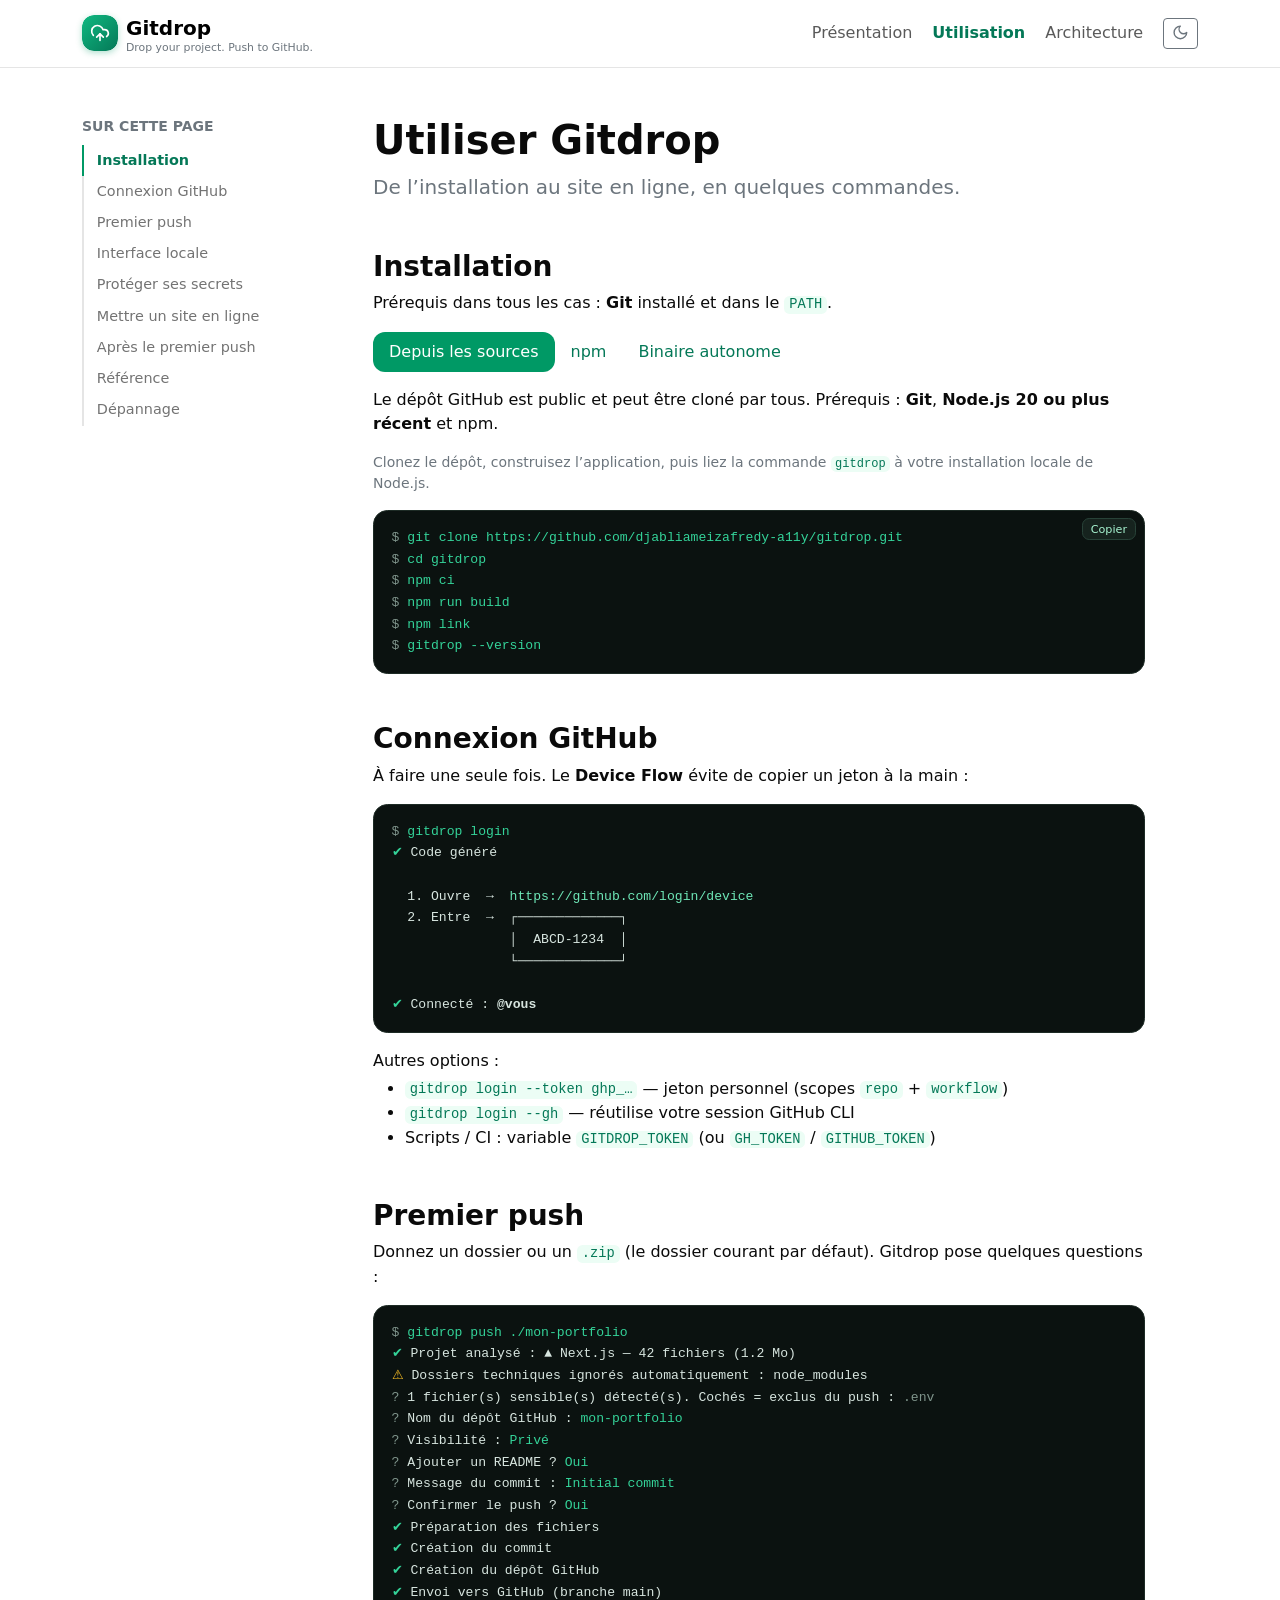
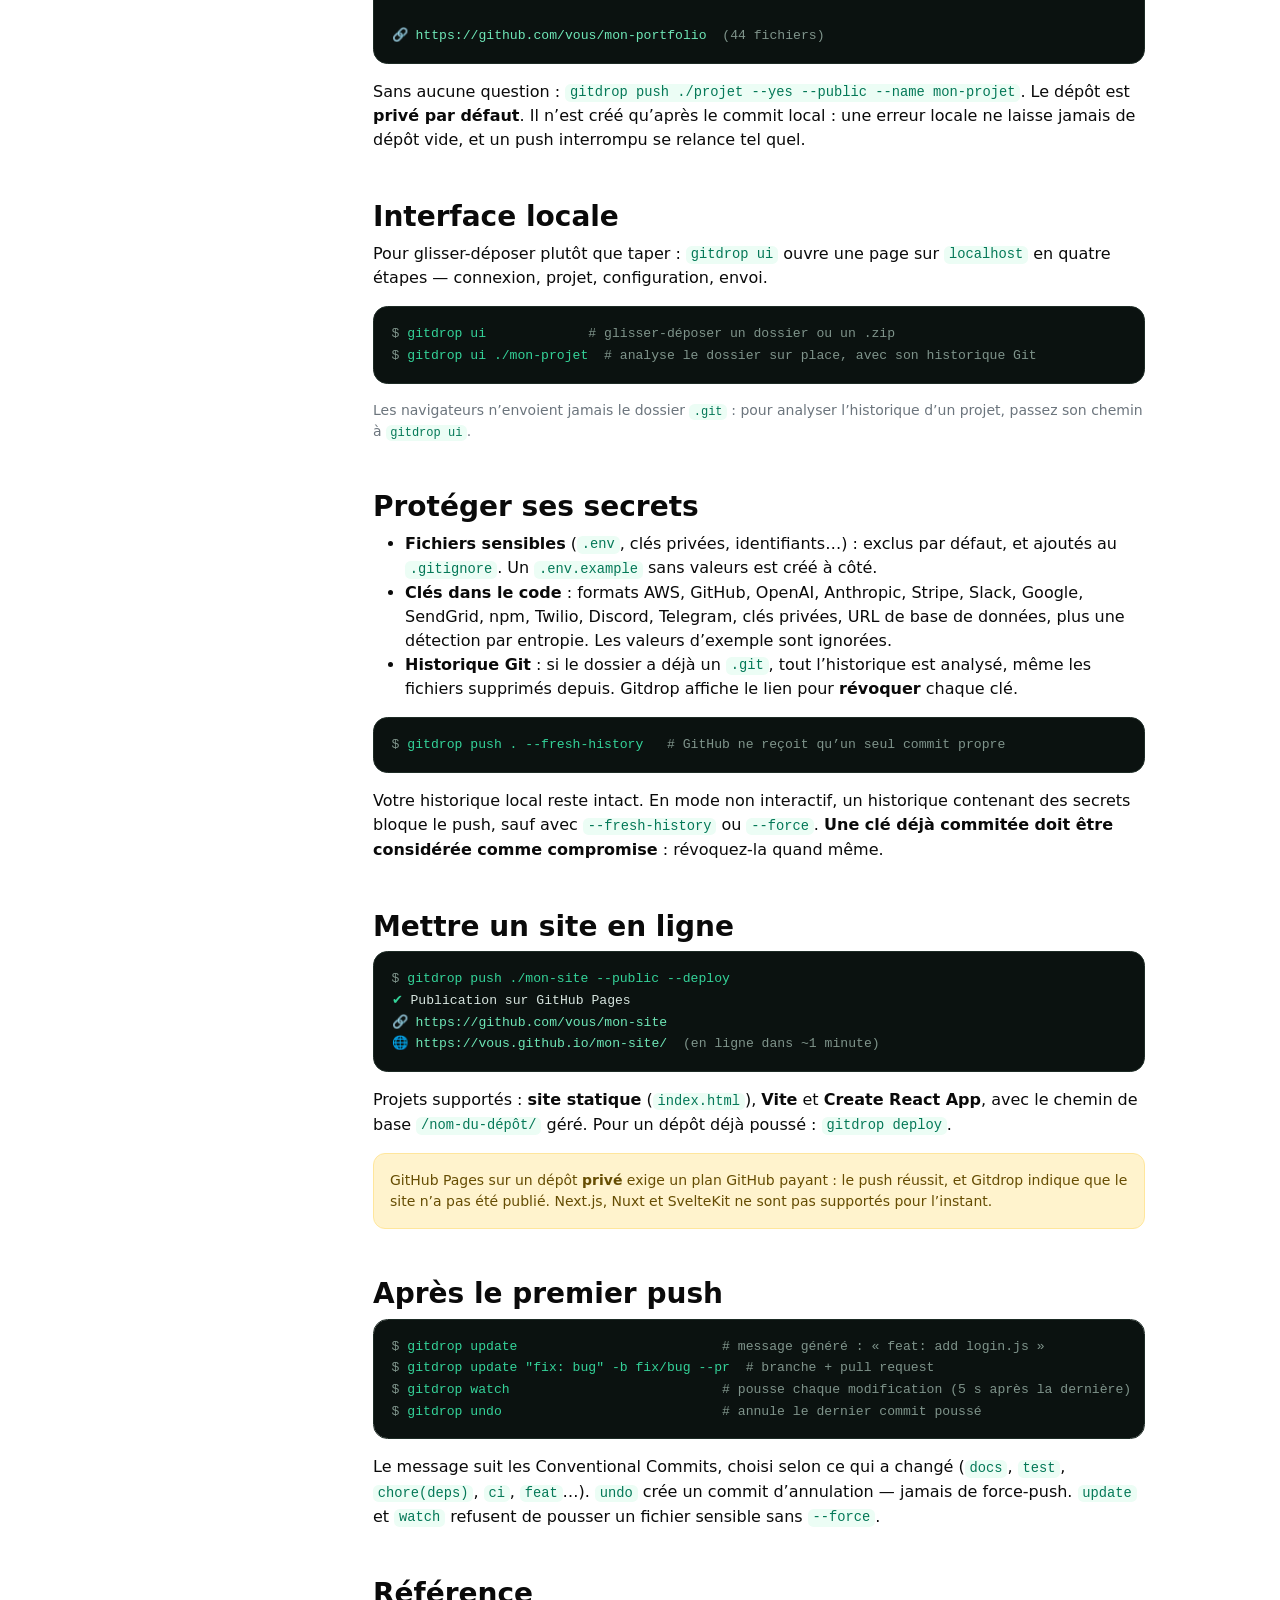
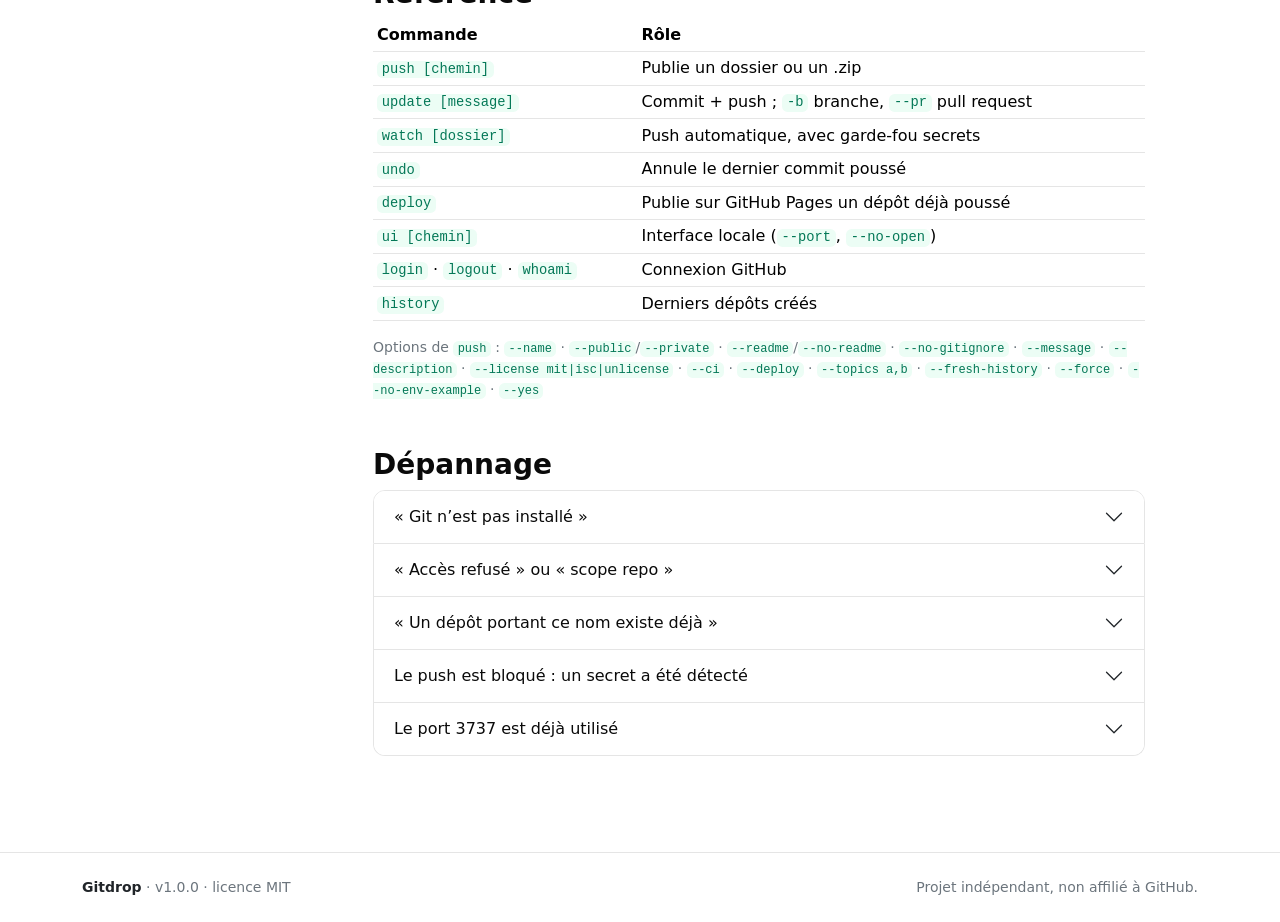
<file: utilisation.html>
<!doctype html>
<html lang="fr">
<head><meta charset="utf-8"><meta name="viewport" content="width=device-width,initial-scale=1,viewport-fit=cover">
<title>Utilisation — Gitdrop</title><meta name="description" content="Gitdrop : poussez un dossier ou un .zip sur GitHub en quelques secondes, sans pousser vos secrets.">
<link rel="icon" type="image/svg+xml" href="assets/logo.svg">
<script>try{var t=localStorage.getItem('gd-theme')}catch(e){}document.documentElement.dataset.bsTheme=t||(matchMedia('(prefers-color-scheme: dark)').matches?'dark':'light')</script>
<link rel="stylesheet" href="assets/vendor/bootstrap.min.css"><link rel="stylesheet" href="assets/css/gitdrop-docs.css"></head>

<body data-current="utilisation">
<svg xmlns="http://www.w3.org/2000/svg" style="display:none" aria-hidden="true"><symbol id="i-cloud-upload" viewBox="0 0 24 24" fill="none" stroke="currentColor" stroke-width="2" stroke-linecap="round" stroke-linejoin="round"><path d="M12 13v8"/><path d="M4 14.899A7 7 0 1 1 15.71 8h1.79a4.5 4.5 0 0 1 2.5 8.242"/><path d="m8 17 4-4 4 4"/></symbol><symbol id="i-terminal" viewBox="0 0 24 24" fill="none" stroke="currentColor" stroke-width="2" stroke-linecap="round" stroke-linejoin="round"><path d="M12 19h8"/><path d="m4 17 6-6-6-6"/></symbol><symbol id="i-shield-check" viewBox="0 0 24 24" fill="none" stroke="currentColor" stroke-width="2" stroke-linecap="round" stroke-linejoin="round"><path d="M20 13c0 5-3.5 7.5-7.66 8.95a1 1 0 0 1-.67-.01C7.5 20.5 4 18 4 13V6a1 1 0 0 1 1-1c2 0 4.5-1.2 6.24-2.72a1.17 1.17 0 0 1 1.52 0C14.51 3.81 17 5 19 5a1 1 0 0 1 1 1z"/><path d="m9 12 2 2 4-4"/></symbol><symbol id="i-globe" viewBox="0 0 24 24" fill="none" stroke="currentColor" stroke-width="2" stroke-linecap="round" stroke-linejoin="round"><circle cx="12" cy="12" r="10"/><path d="M12 2a14.5 14.5 0 0 0 0 20 14.5 14.5 0 0 0 0-20"/><path d="M2 12h20"/></symbol><symbol id="i-git-branch" viewBox="0 0 24 24" fill="none" stroke="currentColor" stroke-width="2" stroke-linecap="round" stroke-linejoin="round"><line x1="6" x2="6" y1="3" y2="15"/><circle cx="18" cy="6" r="3"/><circle cx="6" cy="18" r="3"/><path d="M18 9a9 9 0 0 1-9 9"/></symbol><symbol id="i-history" viewBox="0 0 24 24" fill="none" stroke="currentColor" stroke-width="2" stroke-linecap="round" stroke-linejoin="round"><path d="M3 12a9 9 0 1 0 9-9 9.75 9.75 0 0 0-6.74 2.74L3 8"/><path d="M3 3v5h5"/><path d="M12 7v5l4 2"/></symbol><symbol id="i-package" viewBox="0 0 24 24" fill="none" stroke="currentColor" stroke-width="2" stroke-linecap="round" stroke-linejoin="round"><path d="M11 21.73a2 2 0 0 0 2 0l7-4A2 2 0 0 0 21 16V8a2 2 0 0 0-1-1.73l-7-4a2 2 0 0 0-2 0l-7 4A2 2 0 0 0 3 8v8a2 2 0 0 0 1 1.73z"/><path d="M12 22V12"/><polyline points="3.29 7 12 12 20.71 7"/><path d="m7.5 4.27 9 5.15"/></symbol><symbol id="i-cpu" viewBox="0 0 24 24" fill="none" stroke="currentColor" stroke-width="2" stroke-linecap="round" stroke-linejoin="round"><path d="M12 20v2"/><path d="M12 2v2"/><path d="M17 20v2"/><path d="M17 2v2"/><path d="M2 12h2"/><path d="M2 17h2"/><path d="M2 7h2"/><path d="M20 12h2"/><path d="M20 17h2"/><path d="M20 7h2"/><path d="M7 20v2"/><path d="M7 2v2"/><rect x="4" y="4" width="16" height="16" rx="2"/><rect x="8" y="8" width="8" height="8" rx="1"/></symbol><symbol id="i-lock" viewBox="0 0 24 24" fill="none" stroke="currentColor" stroke-width="2" stroke-linecap="round" stroke-linejoin="round"><rect width="18" height="11" x="3" y="11" rx="2" ry="2"/><path d="M7 11V7a5 5 0 0 1 10 0v4"/></symbol><symbol id="i-check" viewBox="0 0 24 24" fill="none" stroke="currentColor" stroke-width="2" stroke-linecap="round" stroke-linejoin="round"><path d="M20 6 9 17l-5-5"/></symbol><symbol id="i-x" viewBox="0 0 24 24" fill="none" stroke="currentColor" stroke-width="2" stroke-linecap="round" stroke-linejoin="round"><path d="M18 6 6 18"/><path d="m6 6 12 12"/></symbol><symbol id="i-copy" viewBox="0 0 24 24" fill="none" stroke="currentColor" stroke-width="2" stroke-linecap="round" stroke-linejoin="round"><rect width="14" height="14" x="8" y="8" rx="2" ry="2"/><path d="M4 16c-1.1 0-2-.9-2-2V4c0-1.1.9-2 2-2h10c1.1 0 2 .9 2 2"/></symbol><symbol id="i-arrow-right" viewBox="0 0 24 24" fill="none" stroke="currentColor" stroke-width="2" stroke-linecap="round" stroke-linejoin="round"><path d="M5 12h14"/><path d="m12 5 7 7-7 7"/></symbol><symbol id="i-key-round" viewBox="0 0 24 24" fill="none" stroke="currentColor" stroke-width="2" stroke-linecap="round" stroke-linejoin="round"><path d="M2.586 17.414A2 2 0 0 0 2 18.828V21a1 1 0 0 0 1 1h3a1 1 0 0 0 1-1v-1a1 1 0 0 1 1-1h1a1 1 0 0 0 1-1v-1a1 1 0 0 1 1-1h.172a2 2 0 0 0 1.414-.586l.814-.814a6.5 6.5 0 1 0-4-4z"/><circle cx="16.5" cy="7.5" r=".5" fill="currentColor"/></symbol><symbol id="i-folder-open" viewBox="0 0 24 24" fill="none" stroke="currentColor" stroke-width="2" stroke-linecap="round" stroke-linejoin="round"><path d="m6 14 1.5-2.9A2 2 0 0 1 9.24 10H20a2 2 0 0 1 1.94 2.5l-1.54 6a2 2 0 0 1-1.95 1.5H4a2 2 0 0 1-2-2V5a2 2 0 0 1 2-2h3.9a2 2 0 0 1 1.69.9l.81 1.2a2 2 0 0 0 1.67.9H18a2 2 0 0 1 2 2v2"/></symbol><symbol id="i-layers" viewBox="0 0 24 24" fill="none" stroke="currentColor" stroke-width="2" stroke-linecap="round" stroke-linejoin="round"><path d="M12.83 2.18a2 2 0 0 0-1.66 0L2.6 6.08a1 1 0 0 0 0 1.83l8.58 3.91a2 2 0 0 0 1.66 0l8.58-3.9a1 1 0 0 0 0-1.83z"/><path d="M2 12a1 1 0 0 0 .58.91l8.6 3.91a2 2 0 0 0 1.65 0l8.58-3.9A1 1 0 0 0 22 12"/><path d="M2 17a1 1 0 0 0 .58.91l8.6 3.91a2 2 0 0 0 1.65 0l8.58-3.9A1 1 0 0 0 22 17"/></symbol><symbol id="i-server" viewBox="0 0 24 24" fill="none" stroke="currentColor" stroke-width="2" stroke-linecap="round" stroke-linejoin="round"><rect width="20" height="8" x="2" y="2" rx="2" ry="2"/><rect width="20" height="8" x="2" y="14" rx="2" ry="2"/><line x1="6" x2="6.01" y1="6" y2="6"/><line x1="6" x2="6.01" y1="18" y2="18"/></symbol><symbol id="i-rocket" viewBox="0 0 24 24" fill="none" stroke="currentColor" stroke-width="2" stroke-linecap="round" stroke-linejoin="round"><path d="M4.5 16.5c-1.5 1.26-2 5-2 5s3.74-.5 5-2c.71-.84.7-2.13-.09-2.91a2.18 2.18 0 0 0-2.91-.09z"/><path d="m12 15-3-3a22 22 0 0 1 2-3.95A12.88 12.88 0 0 1 22 2c0 2.72-.78 7.5-6 11a22.35 22.35 0 0 1-4 2z"/><path d="M9 12H4s.55-3.03 2-4c1.62-1.08 5 0 5 0"/><path d="M12 15v5s3.03-.55 4-2c1.08-1.62 0-5 0-5"/></symbol><symbol id="i-sun" viewBox="0 0 24 24" fill="none" stroke="currentColor" stroke-width="2" stroke-linecap="round" stroke-linejoin="round"><circle cx="12" cy="12" r="4"/><path d="M12 2v2"/><path d="M12 20v2"/><path d="m4.93 4.93 1.41 1.41"/><path d="m17.66 17.66 1.41 1.41"/><path d="M2 12h2"/><path d="M20 12h2"/><path d="m6.34 17.66-1.41 1.41"/><path d="m19.07 4.93-1.41 1.41"/></symbol><symbol id="i-moon" viewBox="0 0 24 24" fill="none" stroke="currentColor" stroke-width="2" stroke-linecap="round" stroke-linejoin="round"><path d="M12 3a6 6 0 0 0 9 9 9 9 0 1 1-9-9Z"/></symbol><symbol id="i-github" viewBox="0 0 24 24" fill="none" stroke="currentColor" stroke-width="2" stroke-linecap="round" stroke-linejoin="round"><path d="M15 22v-4a4.8 4.8 0 0 0-1-3.5c3 0 6-2 6-5.5.08-1.25-.27-2.48-1-3.5.28-1.15.28-2.35 0-3.5 0 0-1 0-3 1.5-2.64-.5-5.36-.5-8 0C6 2 5 2 5 2c-.3 1.15-.3 2.35 0 3.5A5.403 5.403 0 0 0 4 9c0 3.5 3 5.5 6 5.5-.39.49-.68 1.05-.85 1.65-.17.6-.22 1.23-.15 1.85v4"/><path d="M9 18c-4.51 2-5-2-7-2"/></symbol><symbol id="i-workflow" viewBox="0 0 24 24" fill="none" stroke="currentColor" stroke-width="2" stroke-linecap="round" stroke-linejoin="round"><rect width="8" height="8" x="3" y="3" rx="2"/><path d="M7 11v4a2 2 0 0 0 2 2h4"/><rect width="8" height="8" x="13" y="13" rx="2"/></symbol><symbol id="i-zap" viewBox="0 0 24 24" fill="none" stroke="currentColor" stroke-width="2" stroke-linecap="round" stroke-linejoin="round"><path d="M4 14a1 1 0 0 1-.78-1.63l9.9-10.2a.5.5 0 0 1 .86.46l-1.92 6.02A1 1 0 0 0 13 10h7a1 1 0 0 1 .78 1.63l-9.9 10.2a.5.5 0 0 1-.86-.46l1.92-6.02A1 1 0 0 0 11 14z"/></symbol><symbol id="i-monitor" viewBox="0 0 24 24" fill="none" stroke="currentColor" stroke-width="2" stroke-linecap="round" stroke-linejoin="round"><rect width="20" height="14" x="2" y="3" rx="2"/><line x1="8" x2="16" y1="21" y2="21"/><line x1="12" x2="12" y1="17" y2="21"/></symbol><symbol id="i-triangle-alert" viewBox="0 0 24 24" fill="none" stroke="currentColor" stroke-width="2" stroke-linecap="round" stroke-linejoin="round"><path d="m21.73 18-8-14a2 2 0 0 0-3.48 0l-8 14A2 2 0 0 0 4 21h16a2 2 0 0 0 1.73-3"/><path d="M12 9v4"/><path d="M12 17h.01"/></symbol><symbol id="i-file-check" viewBox="0 0 24 24" fill="none" stroke="currentColor" stroke-width="2" stroke-linecap="round" stroke-linejoin="round"><path d="M15 2H6a2 2 0 0 0-2 2v16a2 2 0 0 0 2 2h12a2 2 0 0 0 2-2V7Z"/><path d="M14 2v4a2 2 0 0 0 2 2h4"/><path d="m9 15 2 2 4-4"/></symbol></svg>
<nav class="navbar navbar-expand-md sticky-top border-bottom"><div class="container">
<a class="navbar-brand d-flex align-items-center gap-2 fw-bold" href="index.html"><img src="assets/logo.svg" class="brand-logo" alt=""><span>Gitdrop<small class="d-block fw-normal text-secondary" style="font-size:.68rem;line-height:1">Drop your project. Push to GitHub.</small></span></a>
<button class="navbar-toggler" data-bs-toggle="collapse" data-bs-target="#nv" aria-label="Menu"><span class="navbar-toggler-icon"></span></button>
<div class="collapse navbar-collapse" id="nv"><ul class="navbar-nav ms-auto align-items-md-center gap-md-1">
<li><a class="nav-link" data-nav="presentation" href="index.html">Présentation</a></li>
<li><a class="nav-link" data-nav="utilisation" href="utilisation.html">Utilisation</a></li>
<li><a class="nav-link" data-nav="architecture" href="architecture.html">Architecture</a></li>
<li><button class="btn btn-sm btn-outline-secondary ms-md-2" data-theme-toggle aria-label="Changer de thème"><svg class="ico i-moon"><use href="#i-moon"/></svg><svg class="ico i-sun"><use href="#i-sun"/></svg></button></li>
</ul></div></div></nav>

<main>
<div class="container py-5"><div class="row g-5">
<aside class="col-lg-3 d-none d-lg-block"><nav class="side"><div class="small fw-bold text-uppercase text-secondary mb-2">Sur cette page</div>
<a href="#install">Installation</a><a href="#login">Connexion GitHub</a><a href="#push">Premier push</a><a href="#ui">Interface locale</a><a href="#secrets">Protéger ses secrets</a><a href="#site">Mettre un site en ligne</a><a href="#apres">Après le premier push</a><a href="#ref">Référence</a><a href="#faq">Dépannage</a></nav></aside>
<div class="col-lg-9" style="max-width:820px">
<h1 class="fw-bold">Utiliser Gitdrop</h1><p class="lead text-secondary">De l’installation au site en ligne, en quelques commandes.</p>

<section id="install" class="mt-5"><h2 class="h3 fw-bold">Installation</h2>
<p>Prérequis dans tous les cas : <strong>Git</strong> installé et dans le <code>PATH</code>.</p>
<ul class="nav nav-pills mb-3" role="tablist" aria-label="Méthodes d’installation">
<li class="nav-item" role="presentation"><button class="nav-link active" id="install-source-tab" role="tab" aria-selected="true" aria-controls="t-src" data-bs-toggle="pill" data-bs-target="#t-src">Depuis les sources</button></li>
<li class="nav-item" role="presentation"><button class="nav-link" id="install-npm-tab" role="tab" aria-selected="false" aria-controls="t-npm" data-bs-toggle="pill" data-bs-target="#t-npm" tabindex="-1">npm</button></li>
<li class="nav-item" role="presentation"><button class="nav-link" id="install-bin-tab" role="tab" aria-selected="false" aria-controls="t-bin" data-bs-toggle="pill" data-bs-target="#t-bin" tabindex="-1">Binaire autonome</button></li></ul>
<div class="tab-content">
<div class="tab-pane fade show active" id="t-src" role="tabpanel" aria-labelledby="install-source-tab">
<p>Le dépôt GitHub est public et peut être cloné par tous. Prérequis : <strong>Git</strong>, <strong>Node.js 20 ou plus récent</strong> et npm.</p>
<p class="small text-secondary">Clonez le dépôt, construisez l’application, puis liez la commande <code>gitdrop</code> à votre installation locale de Node.js.</p>
<div class="term"><button class="copy" data-copy="git clone https://github.com/djabliameizafredy-a11y/gitdrop.git&#10;cd gitdrop&#10;npm ci&#10;npm run build&#10;npm link">Copier</button><span class="d">$</span> <span class="p">git clone https://github.com/djabliameizafredy-a11y/gitdrop.git</span>
<span class="d">$</span> <span class="p">cd gitdrop</span>
<span class="d">$</span> <span class="p">npm ci</span>
<span class="d">$</span> <span class="p">npm run build</span>
<span class="d">$</span> <span class="p">npm link</span>
<span class="d">$</span> <span class="p">gitdrop --version</span></div></div>
<div class="tab-pane fade" id="t-npm" role="tabpanel" aria-labelledby="install-npm-tab">
<div class="alert alert-info mb-0">Le paquet <code>gitdrop</code> n’est pas encore publié sur npm. L’installation globale par <code>npm install -g gitdrop</code> n’est donc pas disponible. Utilisez l’installation depuis les sources ci-dessus.</div></div>
<div class="tab-pane fade" id="t-bin" role="tabpanel" aria-labelledby="install-bin-tab">
<div class="alert alert-info mb-0">Aucun binaire précompilé n’est encore publié. Les futurs installateurs et binaires seront disponibles dans les <a href="https://github.com/djabliameizafredy-a11y/gitdrop/releases">releases de Gitdrop</a>. En attendant, utilisez l’installation depuis les sources.</div></div></div></section>

<section id="login" class="mt-5"><h2 class="h3 fw-bold">Connexion GitHub</h2>
<p>À faire une seule fois. Le <strong>Device Flow</strong> évite de copier un jeton à la main :</p>
<div class="term"><span class="d">$</span> <span class="p">gitdrop login</span>
<span class="p">✔</span> Code généré

  1. Ouvre  →  <span class="u">https://github.com/login/device</span>
  2. Entre  →  ┌─────────────┐
               │  ABCD-1234  │
               └─────────────┘

<span class="p">✔</span> Connecté : <strong>@vous</strong></div>
<p class="mt-3 mb-1">Autres options :</p><ul class="mb-0"><li><code>gitdrop login --token ghp_…</code> — jeton personnel (scopes <code>repo</code> + <code>workflow</code>)</li><li><code>gitdrop login --gh</code> — réutilise votre session GitHub CLI</li><li>Scripts / CI : variable <code>GITDROP_TOKEN</code> (ou <code>GH_TOKEN</code> / <code>GITHUB_TOKEN</code>)</li></ul></section>

<section id="push" class="mt-5"><h2 class="h3 fw-bold">Premier push</h2>
<p>Donnez un dossier ou un <code>.zip</code> (le dossier courant par défaut). Gitdrop pose quelques questions :</p>
<div class="term"><span class="d">$</span> <span class="p">gitdrop push ./mon-portfolio</span>
<span class="p">✔</span> Projet analysé : ▲ Next.js — 42 fichiers (1.2 Mo)
<span class="w">⚠</span> Dossiers techniques ignorés automatiquement : node_modules
<span class="d">?</span> 1 fichier(s) sensible(s) détecté(s). Cochés = exclus du push : <span class="d">.env</span>
<span class="d">?</span> Nom du dépôt GitHub : <span class="p">mon-portfolio</span>
<span class="d">?</span> Visibilité : <span class="p">Privé</span>
<span class="d">?</span> Ajouter un README ? <span class="p">Oui</span>
<span class="d">?</span> Message du commit : <span class="p">Initial commit</span>
<span class="d">?</span> Confirmer le push ? <span class="p">Oui</span>
<span class="p">✔</span> Préparation des fichiers
<span class="p">✔</span> Création du commit
<span class="p">✔</span> Création du dépôt GitHub
<span class="p">✔</span> Envoi vers GitHub (branche main)

🔗 <span class="u">https://github.com/vous/mon-portfolio</span>  <span class="d">(44 fichiers)</span></div>
<p class="mt-3">Sans aucune question : <code>gitdrop push ./projet --yes --public --name mon-projet</code>. Le dépôt est <strong>privé par défaut</strong>. Il n’est créé qu’après le commit local : une erreur locale ne laisse jamais de dépôt vide, et un push interrompu se relance tel quel.</p></section>

<section id="ui" class="mt-5"><h2 class="h3 fw-bold">Interface locale</h2>
<p>Pour glisser-déposer plutôt que taper : <code>gitdrop ui</code> ouvre une page sur <code>localhost</code> en quatre étapes — connexion, projet, configuration, envoi.</p>
<div class="term"><span class="d">$</span> <span class="p">gitdrop ui</span>             <span class="d"># glisser-déposer un dossier ou un .zip</span>
<span class="d">$</span> <span class="p">gitdrop ui ./mon-projet</span>  <span class="d"># analyse le dossier sur place, avec son historique Git</span></div>
<p class="mt-3 mb-0 small text-secondary">Les navigateurs n’envoient jamais le dossier <code>.git</code> : pour analyser l’historique d’un projet, passez son chemin à <code>gitdrop ui</code>.</p></section>

<section id="secrets" class="mt-5"><h2 class="h3 fw-bold">Protéger ses secrets</h2>
<ul><li><strong>Fichiers sensibles</strong> (<code>.env</code>, clés privées, identifiants…) : exclus par défaut, et ajoutés au <code>.gitignore</code>. Un <code>.env.example</code> sans valeurs est créé à côté.</li>
<li><strong>Clés dans le code</strong> : formats AWS, GitHub, OpenAI, Anthropic, Stripe, Slack, Google, SendGrid, npm, Twilio, Discord, Telegram, clés privées, URL de base de données, plus une détection par entropie. Les valeurs d’exemple sont ignorées.</li>
<li><strong>Historique Git</strong> : si le dossier a déjà un <code>.git</code>, tout l’historique est analysé, même les fichiers supprimés depuis. Gitdrop affiche le lien pour <strong>révoquer</strong> chaque clé.</li></ul>
<div class="term"><span class="d">$</span> <span class="p">gitdrop push . --fresh-history</span>   <span class="d"># GitHub ne reçoit qu’un seul commit propre</span></div>
<p class="mt-3 mb-0">Votre historique local reste intact. En mode non interactif, un historique contenant des secrets bloque le push, sauf avec <code>--fresh-history</code> ou <code>--force</code>. <strong>Une clé déjà commitée doit être considérée comme compromise</strong> : révoquez-la quand même.</p></section>

<section id="site" class="mt-5"><h2 class="h3 fw-bold">Mettre un site en ligne</h2>
<div class="term"><span class="d">$</span> <span class="p">gitdrop push ./mon-site --public --deploy</span>
<span class="p">✔</span> Publication sur GitHub Pages
🔗 <span class="u">https://github.com/vous/mon-site</span>
🌐 <span class="u">https://vous.github.io/mon-site/</span>  <span class="d">(en ligne dans ~1 minute)</span></div>
<p class="mt-3">Projets supportés : <strong>site statique</strong> (<code>index.html</code>), <strong>Vite</strong> et <strong>Create React App</strong>, avec le chemin de base <code>/nom-du-dépôt/</code> géré. Pour un dépôt déjà poussé : <code>gitdrop deploy</code>.</p>
<div class="alert alert-warning small mb-0">GitHub Pages sur un dépôt <strong>privé</strong> exige un plan GitHub payant : le push réussit, et Gitdrop indique que le site n’a pas été publié. Next.js, Nuxt et SvelteKit ne sont pas supportés pour l’instant.</div></section>

<section id="apres" class="mt-5"><h2 class="h3 fw-bold">Après le premier push</h2>
<div class="term"><span class="d">$</span> <span class="p">gitdrop update</span>                          <span class="d"># message généré : « feat: add login.js »</span>
<span class="d">$</span> <span class="p">gitdrop update "fix: bug" -b fix/bug --pr</span>  <span class="d"># branche + pull request</span>
<span class="d">$</span> <span class="p">gitdrop watch</span>                           <span class="d"># pousse chaque modification (5 s après la dernière)</span>
<span class="d">$</span> <span class="p">gitdrop undo</span>                            <span class="d"># annule le dernier commit poussé</span></div>
<p class="mt-3 mb-0">Le message suit les Conventional Commits, choisi selon ce qui a changé (<code>docs</code>, <code>test</code>, <code>chore(deps)</code>, <code>ci</code>, <code>feat</code>…). <code>undo</code> crée un commit d’annulation — jamais de force-push. <code>update</code> et <code>watch</code> refusent de pousser un fichier sensible sans <code>--force</code>.</p></section>

<section id="ref" class="mt-5"><h2 class="h3 fw-bold">Référence</h2>
<div class="table-responsive"><table class="table table-sm align-middle"><thead><tr><th>Commande</th><th>Rôle</th></tr></thead><tbody>
<tr><td><code>push [chemin]</code></td><td>Publie un dossier ou un .zip</td></tr><tr><td><code>update [message]</code></td><td>Commit + push ; <code>-b</code> branche, <code>--pr</code> pull request</td></tr>
<tr><td><code>watch [dossier]</code></td><td>Push automatique, avec garde-fou secrets</td></tr><tr><td><code>undo</code></td><td>Annule le dernier commit poussé</td></tr>
<tr><td><code>deploy</code></td><td>Publie sur GitHub Pages un dépôt déjà poussé</td></tr><tr><td><code>ui [chemin]</code></td><td>Interface locale (<code>--port</code>, <code>--no-open</code>)</td></tr>
<tr><td><code>login</code> · <code>logout</code> · <code>whoami</code></td><td>Connexion GitHub</td></tr><tr><td><code>history</code></td><td>Derniers dépôts créés</td></tr></tbody></table></div>
<p class="small text-secondary mb-0">Options de <code>push</code> : <code>--name</code> · <code>--public</code>/<code>--private</code> · <code>--readme</code>/<code>--no-readme</code> · <code>--no-gitignore</code> · <code>--message</code> · <code>--description</code> · <code>--license mit|isc|unlicense</code> · <code>--ci</code> · <code>--deploy</code> · <code>--topics a,b</code> · <code>--fresh-history</code> · <code>--force</code> · <code>--no-env-example</code> · <code>--yes</code></p></section>

<section id="faq" class="mt-5"><h2 class="h3 fw-bold">Dépannage</h2>
<div class="accordion" id="acc">
<div class="accordion-item"><h3 class="accordion-header"><button class="accordion-button collapsed" data-bs-toggle="collapse" data-bs-target="#q1">« Git n’est pas installé »</button></h3><div id="q1" class="accordion-collapse collapse" data-bs-parent="#acc"><div class="accordion-body">Gitdrop utilise le binaire <code>git</code>. Installez-le depuis git-scm.com, puis rouvrez le terminal.</div></div></div>
<div class="accordion-item"><h3 class="accordion-header"><button class="accordion-button collapsed" data-bs-toggle="collapse" data-bs-target="#q2">« Accès refusé » ou « scope repo »</button></h3><div id="q2" class="accordion-collapse collapse" data-bs-parent="#acc"><div class="accordion-body">Le jeton n’a pas les bons droits. Relancez <code>gitdrop login</code> ; avec un jeton personnel, cochez <code>repo</code> et <code>workflow</code>.</div></div></div>
<div class="accordion-item"><h3 class="accordion-header"><button class="accordion-button collapsed" data-bs-toggle="collapse" data-bs-target="#q3">« Un dépôt portant ce nom existe déjà »</button></h3><div id="q3" class="accordion-collapse collapse" data-bs-parent="#acc"><div class="accordion-body">Choisissez un autre nom. Si le dépôt existant est <em>vide</em> (push interrompu), Gitdrop le réutilise automatiquement.</div></div></div>
<div class="accordion-item"><h3 class="accordion-header"><button class="accordion-button collapsed" data-bs-toggle="collapse" data-bs-target="#q4">Le push est bloqué : un secret a été détecté</button></h3><div id="q4" class="accordion-collapse collapse" data-bs-parent="#acc"><div class="accordion-body">GitHub refuse les pushs contenant certaines clés. Retirez-la du projet (ou de l’historique, avec <code>--fresh-history</code>), puis <strong>révoquez-la</strong>.</div></div></div>
<div class="accordion-item"><h3 class="accordion-header"><button class="accordion-button collapsed" data-bs-toggle="collapse" data-bs-target="#q5">Le port 3737 est déjà utilisé</button></h3><div id="q5" class="accordion-collapse collapse" data-bs-parent="#acc"><div class="accordion-body">Lancez <code>gitdrop ui --port 4000</code>. Sans <code>--port</code>, Gitdrop essaie lui-même les ports suivants.</div></div></div>
</div></section>
</div></div></div>

</main>
<footer class="border-top py-4 mt-5"><div class="container d-flex flex-wrap justify-content-between gap-2 small text-secondary">
<span><strong class="text-body">Gitdrop</strong> · v1.0.0 · licence MIT</span>
<span>Projet indépendant, non affilié à GitHub.</span></div></footer>

<script src="assets/vendor/bootstrap.bundle.min.js"></script>
<script src="assets/js/site.js"></script>
</body>
</html>
</file>
<file: assets/css/gitdrop-docs.css>
/* Palette = celle de l'interface Gitdrop (émeraude), appliquée aux variables Bootstrap. */
:root,[data-bs-theme=light]{--gd:#009965;--gd-700:#047857;--gd-800:#065f46;--gd-soft:#ecfdf5;--gd-soft2:#d1fae5;--gd-line:#a7f3d0;--gd-card:#fff;
--bs-primary:#009965;--bs-primary-rgb:0,153,101;--bs-link-color:#047857;--bs-link-color-rgb:4,120,87;--bs-link-hover-color:#065f46;--bs-link-hover-color-rgb:6,95,70;
--bs-body-color:#0a0a0a;--bs-body-bg:#fff;--bs-border-color:#e5e5e5;--bs-secondary-color:#737373;--bs-tertiary-bg:#f7f7f7;--bs-border-radius:.75rem;--bs-border-radius-lg:1rem}
[data-bs-theme=dark]{--gd:#10b981;--gd-700:#34d399;--gd-800:#6ee7b7;--gd-soft:#06231b;--gd-soft2:#0a3a2c;--gd-line:#0f5f47;--gd-card:#0f1613;
--bs-primary:#10b981;--bs-primary-rgb:16,185,129;--bs-link-color:#34d399;--bs-link-color-rgb:52,211,153;--bs-link-hover-color:#6ee7b7;--bs-link-hover-color-rgb:110,231,183;
--bs-body-color:#e8f0ec;--bs-body-bg:#0a0f0d;--bs-body-bg-rgb:10,15,13;--bs-border-color:#22302a;--bs-secondary-color:#9bb0a7;--bs-tertiary-bg:#111a16}
.btn-primary{--bs-btn-bg:#009965;--bs-btn-border-color:#009965;--bs-btn-color:#fff;--bs-btn-hover-bg:#047857;--bs-btn-hover-border-color:#047857;--bs-btn-hover-color:#fff;--bs-btn-active-bg:#065f46;--bs-btn-active-border-color:#065f46;--bs-btn-active-color:#fff;--bs-btn-focus-shadow-rgb:0,153,101}
.btn-outline-primary{--bs-btn-color:var(--gd-700);--bs-btn-border-color:var(--gd);--bs-btn-hover-bg:var(--gd);--bs-btn-hover-border-color:var(--gd);--bs-btn-hover-color:#fff;--bs-btn-active-bg:var(--gd-700);--bs-btn-active-border-color:var(--gd-700);--bs-btn-active-color:#fff}
.nav-pills{--bs-nav-pills-link-active-bg:var(--gd)}.form-check-input:checked{background-color:var(--gd);border-color:var(--gd)}
.accordion{--bs-accordion-active-bg:var(--gd-soft);--bs-accordion-active-color:var(--gd-800);--bs-accordion-btn-focus-box-shadow:0 0 0 .2rem rgba(0,153,101,.2)}
.navbar{background:rgba(var(--bs-body-bg-rgb),.88);backdrop-filter:blur(8px)}.navbar .nav-link.active{color:var(--gd-700);font-weight:600}
.brand-logo{width:36px;height:36px;border-radius:12px;box-shadow:0 2px 6px rgba(0,153,101,.3)}
.hero{background:radial-gradient(56rem 26rem at 50% -8%,var(--gd-soft2),transparent 70%)}
.hero-showcase{position:relative;display:flex;min-height:calc(100svh - 74px);align-items:stretch;overflow:hidden;background:#07110e;color:#f5faf7;isolation:isolate}
.hero-shader{position:absolute;inset:0;z-index:0;width:100%;height:100%;opacity:.82;pointer-events:none}
.hero-showcase:before{position:absolute;inset:0;content:"";pointer-events:none;background:radial-gradient(42rem 32rem at 7% 84%,rgba(0,153,101,.3),transparent 72%),radial-gradient(36rem 28rem at 88% 17%,rgba(39,112,89,.2),transparent 74%),linear-gradient(110deg,rgba(4,17,13,.08),rgba(4,12,10,.5))}
.hero-showcase:after{position:absolute;inset:0;content:"";pointer-events:none;opacity:.22;background-image:linear-gradient(rgba(255,255,255,.035) 1px,transparent 1px),linear-gradient(90deg,rgba(255,255,255,.035) 1px,transparent 1px);background-size:64px 64px;mask-image:linear-gradient(90deg,#000,transparent 82%)}
.hero-shell{position:relative;z-index:1;display:flex;flex-direction:column;justify-content:space-between;gap:4rem;padding-top:clamp(2rem,6vh,5rem);padding-bottom:clamp(2rem,6vh,5rem)}
.hero-top,.hero-bottom{display:flex;justify-content:space-between;gap:3rem}
.hero-top{align-items:flex-start}
.hero-signals{display:flex;flex-direction:column;gap:.55rem;color:rgba(245,250,247,.8);font:500 .68rem/1.35 var(--bs-font-monospace);letter-spacing:.13em}
.hero-intro{max-width:22rem;margin:0;color:rgba(245,250,247,.82);font-size:clamp(1rem,1.35vw,1.2rem);line-height:1.65;text-shadow:0 2px 20px rgba(0,0,0,.2)}
.hero-bottom{align-items:flex-end}
.hero-copy{max-width:45rem}
.hero-badge{display:inline-flex;align-items:center;gap:.65rem;margin-bottom:1.25rem;border-left:2px solid #34d399;background:rgba(255,255,255,.1);padding:.55rem .85rem;color:#effbf5;backdrop-filter:blur(14px);font:500 .68rem/1.2 var(--bs-font-monospace);letter-spacing:.1em;text-transform:uppercase}
.hero-badge>span{width:.45rem;height:.45rem;border-radius:50%;background:#34d399;box-shadow:0 0 12px rgba(52,211,153,.8)}
.hero-copy h1{margin:0;color:#fff;font-size:clamp(3.2rem,6.2vw,6.25rem);font-weight:500;line-height:.98;letter-spacing:-.065em;text-shadow:0 8px 40px rgba(0,0,0,.28)}
.hero-copy h1 span{color:#8ce4bc}
.hero-description{max-width:34rem;margin:1.35rem 0 0;color:rgba(245,250,247,.76);font-size:clamp(1rem,1.5vw,1.2rem);line-height:1.65}
.hero-actions{display:flex;flex-wrap:wrap;gap:.75rem;margin-top:1.7rem}
.hero-motion-toggle{display:inline-flex;align-items:center;gap:.45rem;margin-top:1.2rem;border:0;background:transparent;padding:.35rem 0;color:rgba(245,250,247,.62);font-size:.75rem;transition:color .2s ease}
.hero-motion-toggle:hover,.hero-motion-toggle:focus-visible{color:#fff}
.hero-motion-toggle:focus-visible,.hero-terminal-tab:focus-visible{outline:2px solid #8ce4bc;outline-offset:3px}
.hero-motion-toggle .ico{color:#8ce4bc}
.hero-btn-primary,.hero-btn-secondary{display:inline-flex;align-items:center;justify-content:center;gap:.45rem;border-radius:999px;padding:.85rem 1.25rem;font-size:.92rem;font-weight:600;transition:background-color .2s ease,border-color .2s ease,transform .2s ease}
.hero-btn-primary{border-color:#f5faf7;background:#f5faf7;color:#07110e}
.hero-btn-primary:hover{transform:translateY(-2px);border-color:#d6f5e5;background:#d6f5e5;color:#07110e}
.hero-btn-secondary{border:1px solid rgba(255,255,255,.28);background:rgba(255,255,255,.08);color:#fff;backdrop-filter:blur(12px)}
.hero-btn-secondary:hover{border-color:rgba(255,255,255,.48);background:rgba(255,255,255,.16);color:#fff}
.hero-terminal{width:min(100%,29rem);flex:0 0 29rem;overflow:hidden;border:1px solid rgba(255,255,255,.16);border-radius:1.15rem;background:rgba(12,25,20,.62);box-shadow:0 24px 80px rgba(0,0,0,.28),inset 0 1px rgba(255,255,255,.08);backdrop-filter:blur(22px)}
.hero-terminal-head{display:flex;align-items:center;gap:.65rem;border-bottom:1px solid rgba(255,255,255,.1);padding:.9rem 1rem;color:rgba(245,250,247,.62);font:500 .61rem/1 var(--bs-font-monospace);letter-spacing:.1em}
.hero-terminal-dots{display:flex;gap:.3rem}
.hero-terminal-dots span{width:.45rem;height:.45rem;border-radius:50%;background:rgba(255,255,255,.28)}
.hero-terminal-dots span:first-child{background:#fb7185}.hero-terminal-dots span:nth-child(2){background:#fbbf24}.hero-terminal-dots span:nth-child(3){background:#34d399}
.hero-terminal-head .copy{position:static;margin-left:auto;border-color:rgba(255,255,255,.15);background:rgba(255,255,255,.08);color:#d8f8e7}
.hero-terminal-tabs{display:flex;gap:.35rem;border-bottom:1px solid rgba(255,255,255,.1);padding:.55rem .85rem}
.hero-terminal-tab{border:1px solid transparent;border-radius:999px;background:transparent;padding:.4rem .72rem;color:rgba(245,250,247,.62);font-size:.72rem;transition:background .2s ease,color .2s ease,border-color .2s ease}
.hero-terminal-tab:hover{color:#fff}
.hero-terminal-tab.is-active{border-color:rgba(140,228,188,.2);background:rgba(52,211,153,.12);color:#a7f3d0}
.hero-terminal-panel{animation:terminal-arrive .32s ease both}
.hero-terminal-panel[hidden]{display:none}
.hero-terminal .term{border:0;border-radius:0;background:transparent;padding:1.25rem 1.1rem;color:#e2eee8;font-size:.77rem;line-height:1.9}
.hero-terminal-foot{display:flex;align-items:center;gap:.55rem;border-top:1px solid rgba(255,255,255,.1);padding:.85rem 1rem;color:rgba(245,250,247,.66);font-size:.72rem;line-height:1.45}
.hero-terminal-foot .ico{flex:0 0 auto;color:#6ee7b7}
.motion-ready [data-reveal]{opacity:0;transform:translateY(18px);transition:opacity .6s ease var(--reveal-delay,0ms),transform .6s cubic-bezier(.2,.7,.2,1) var(--reveal-delay,0ms)}
.motion-ready [data-reveal].is-visible{opacity:1;transform:translateY(0)}
.feature-card{transform:perspective(900px) rotateX(var(--tilt-x,0deg)) rotateY(var(--tilt-y,0deg));transition:transform .35s cubic-bezier(.2,.7,.2,1),border-color .25s ease,box-shadow .25s ease}
.feature-card:hover{transform:perspective(900px) rotateX(var(--tilt-x,0deg)) rotateY(var(--tilt-y,0deg)) translateY(-4px)}
.hero-terminal{transform:perspective(1200px) rotateX(var(--tilt-x,0deg)) rotateY(var(--tilt-y,0deg));transition:transform .4s cubic-bezier(.2,.7,.2,1),box-shadow .4s ease}
.hero-terminal:hover{box-shadow:0 30px 90px rgba(0,0,0,.36),inset 0 1px rgba(255,255,255,.12)}
.brand-logo{transition:transform .5s cubic-bezier(.2,.7,.2,1),box-shadow .4s ease}
.navbar-brand:hover .brand-logo{transform:rotate(-8deg) scale(1.06);box-shadow:0 5px 18px rgba(0,153,101,.42)}
@keyframes terminal-arrive{from{opacity:0;transform:translateY(7px)}to{opacity:1;transform:translateY(0)}}
@media(max-width:1199.98px){.hero-bottom{flex-direction:column;align-items:flex-start}.hero-copy h1{font-size:clamp(3.2rem,8vw,5.75rem)}.hero-terminal{width:min(100%,34rem);flex-basis:auto}}
@media(max-width:767.98px){.hero-showcase{min-height:calc(100svh - 66px)}.hero-shell{gap:3.5rem;padding-top:2rem;padding-bottom:2.5rem}.hero-top,.hero-bottom{flex-direction:column;gap:2rem}.hero-top{gap:1.2rem}.hero-signals{gap:.4rem;font-size:.61rem}.hero-intro{max-width:32rem}.hero-copy h1{font-size:clamp(3.1rem,13vw,5.5rem)}.hero-terminal{width:100%;flex-basis:auto}.hero-terminal .term{font-size:.69rem;padding:1rem .75rem}.hero-actions{gap:.6rem}.hero-btn-primary,.hero-btn-secondary{padding:.75rem 1rem;font-size:.85rem}}
@media(prefers-reduced-motion:reduce){.hero-btn-primary,.hero-btn-secondary,.hero-motion-toggle,.hero-terminal-tab,.hero-terminal,.feature-card,.brand-logo{transition:none}.motion-ready [data-reveal]{opacity:1;transform:none}.hero-terminal-panel{animation:none}}
.pill{display:inline-block;font:600 .72rem/1 var(--bs-font-monospace);border:1px solid var(--bs-border-color);border-radius:999px;padding:.3rem .65rem;color:var(--bs-secondary-color)}
.ico{width:1.2em;height:1.2em;vertical-align:-.2em}.i-sun{display:none}[data-bs-theme=dark] .i-sun{display:inline}[data-bs-theme=dark] .i-moon{display:none}
.ico-box{width:2.6rem;height:2.6rem;border-radius:.8rem;background:var(--gd-soft);color:var(--gd-700);border:1px solid var(--gd-line);display:grid;place-items:center}
.card{border-radius:1rem;background:var(--gd-card)}.card.hv:hover{border-color:var(--gd-line);box-shadow:0 6px 18px rgba(0,153,101,.1)}
.term{background:#0b1210;color:#d7e5df;border:1px solid #1d2b25;border-radius:.9rem;padding:1rem 1.1rem;font:.82rem/1.65 var(--bs-font-monospace);overflow:auto;position:relative;white-space:pre;text-align:left}
.term .p{color:#34d399}.term .d{color:#7f948b}.term .w{color:#fbbf24}.term .e{color:#f87171}.term .u{color:#6ee7b7}
.copy{position:absolute;top:.45rem;right:.5rem;font:.7rem var(--bs-font-sans-serif);background:#16231e;color:#a7f3d0;border:1px solid #284238;border-radius:.45rem;padding:.2rem .5rem}
code:not(.term code){color:var(--gd-700);background:var(--gd-soft);padding:.1em .35em;border-radius:.35rem;font-size:.86em}
.side{position:sticky;top:5.5rem}.side a{display:block;padding:.3rem .8rem;border-left:2px solid var(--bs-border-color);color:var(--bs-secondary-color);text-decoration:none;font-size:.9rem}.side a.active{border-color:var(--gd);color:var(--gd-700);font-weight:600}
section[id]{scroll-margin-top:5.5rem}
.steps{counter-reset:s}.step{position:relative;padding:0 0 1.2rem 3rem}.step:before{counter-increment:s;content:counter(s);position:absolute;left:0;top:0;width:2rem;height:2rem;border-radius:50%;background:var(--gd);color:#fff;display:grid;place-items:center;font-weight:700;font-size:.9rem}.step:not(:last-child):after{content:"";position:absolute;left:.95rem;top:2.1rem;bottom:.1rem;width:2px;background:var(--gd-line)}
.diagram{width:100%;height:auto}.diagram text{fill:var(--bs-body-color);font:600 16px var(--bs-font-sans-serif)}.diagram .s{font-weight:400;font-size:13px;fill:var(--bs-secondary-color)}.d-box{fill:var(--gd-card);stroke:var(--bs-border-color)}.d-core{fill:var(--gd-soft);stroke:var(--gd)}.d-line{stroke:var(--gd);stroke-width:1.6;fill:none}
.ok{color:var(--gd)}.no{color:var(--bs-secondary-color)}.table .ok{--bs-table-color:var(--gd);--bs-table-color-state:var(--gd)}.table .no{--bs-table-color:var(--bs-secondary-color)}
</file>
